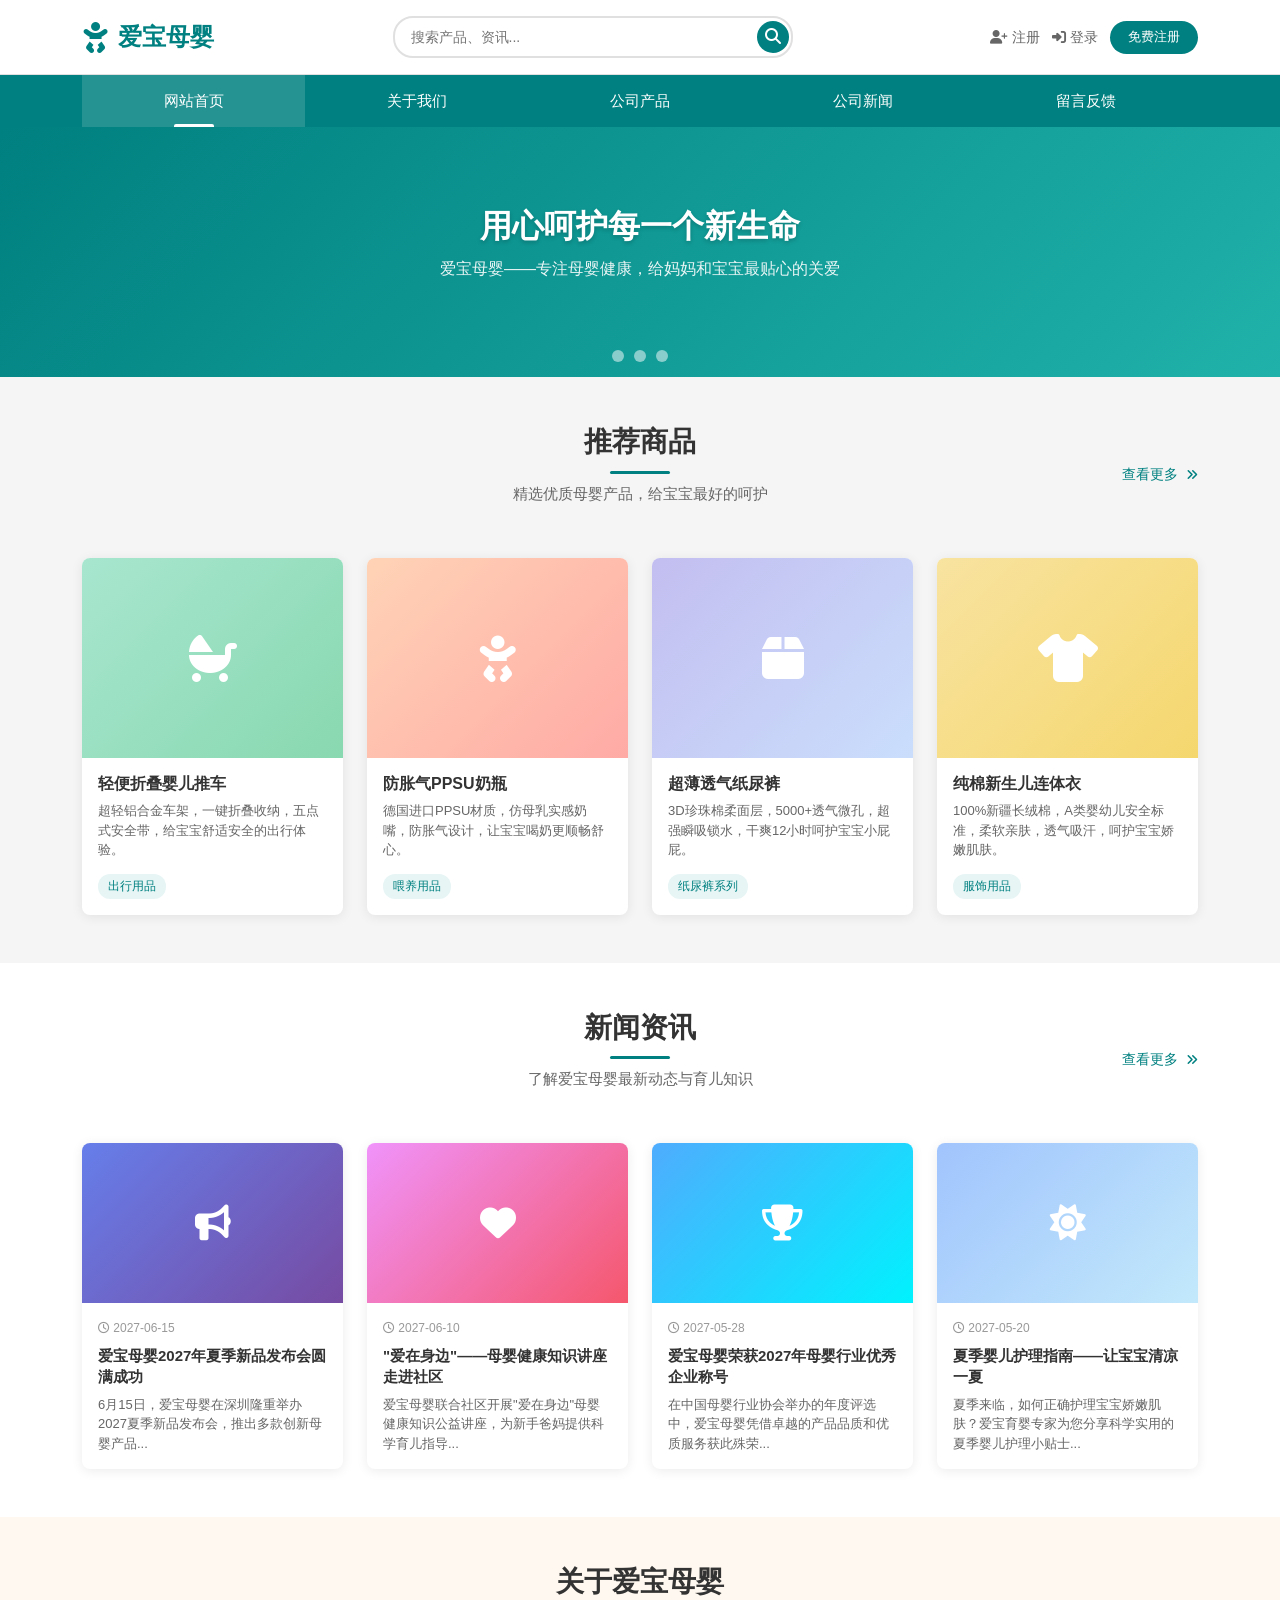
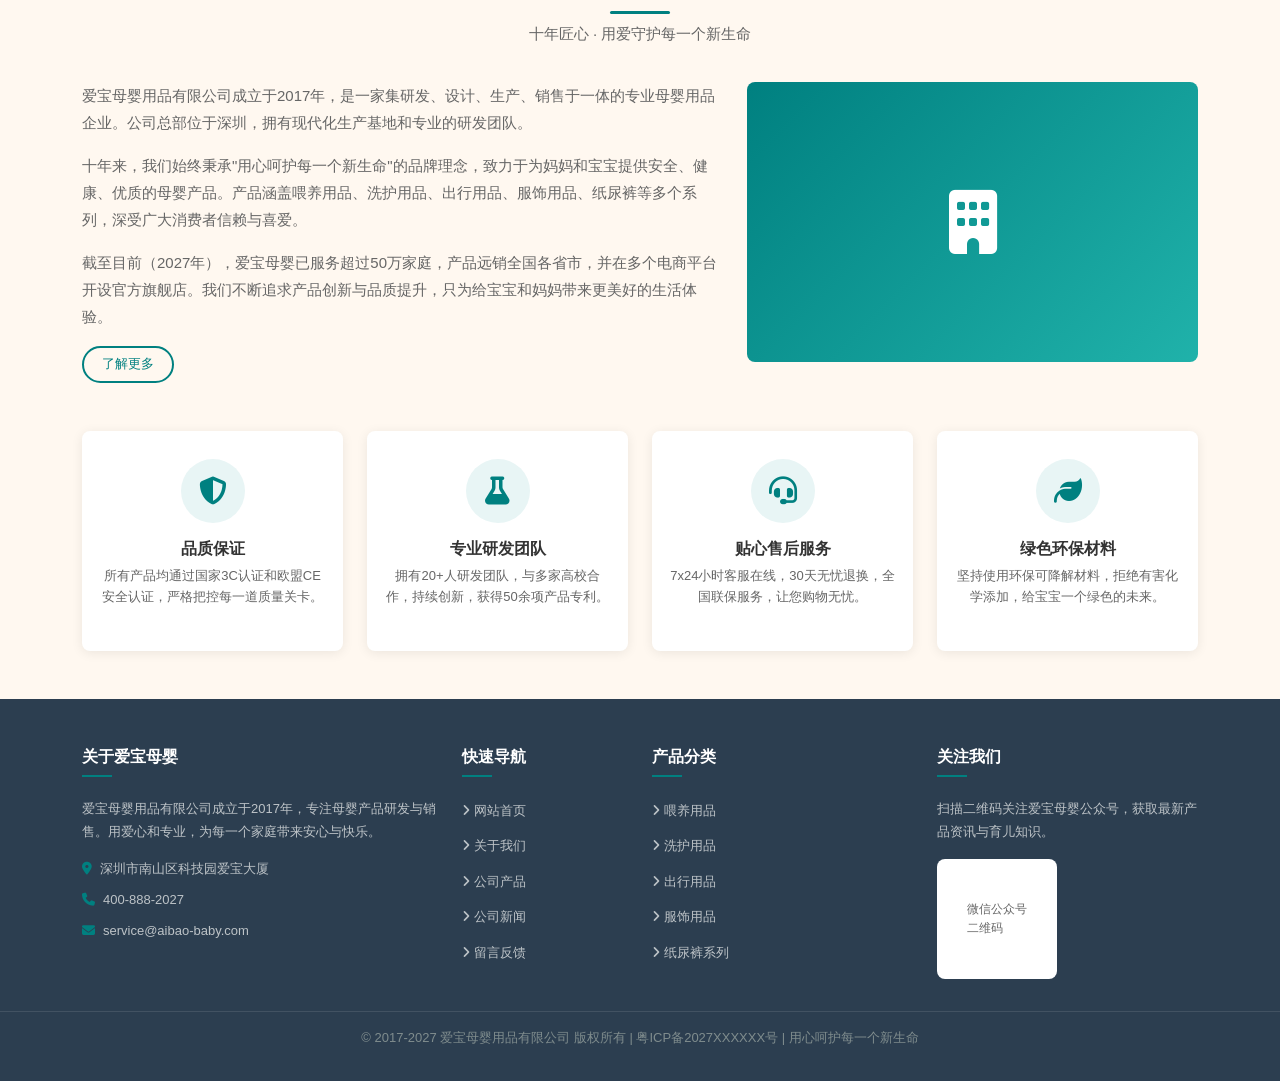
<file: index.html>
<!DOCTYPE html>
<html lang="zh-CN">
<head>
  <meta charset="UTF-8">
  <meta name="viewport" content="width=device-width, initial-scale=1.0">
  <title>爱宝母婴 - 专注母婴健康，用心呵护每一个宝宝</title>
  <meta name="description" content="爱宝母婴用品公司，专注母婴产品研发与销售，提供高品质婴儿推车、奶瓶、纸尿裤、婴儿服饰等产品。">
  <!-- Bootstrap 5 CSS -->
  <link rel="stylesheet" href="https://cdn.jsdelivr.net/npm/bootstrap@5.3.0/dist/css/bootstrap.min.css">
  <!-- Font Awesome 6 -->
  <link rel="stylesheet" href="https://cdnjs.cloudflare.com/ajax/libs/font-awesome/6.4.0/css/all.min.css">
  <!-- 自定义样式 -->
  <link rel="stylesheet" href="css/style.css">
</head>
<body>

  <!-- ====== 头部：第一行 Logo行（无背景） ====== -->
  <header class="header-top">
    <div class="container">
      <div class="row align-items-center py-3">
        <!-- Logo：左侧 -->
        <div class="col-lg-3 col-md-4 col-12">
          <a href="index.html" class="header-logo">
            <i class="fas fa-baby"></i>爱宝母婴
          </a>
        </div>
        <!-- 搜索框：中间 -->
        <div class="col-lg-5 col-md-4 col-12 mt-2 mt-md-0">
          <div class="search-box">
            <input type="text" placeholder="搜索产品、资讯...">
            <button type="submit"><i class="fas fa-search"></i></button>
          </div>
        </div>
        <!-- 注册/登录：右侧 -->
        <div class="col-lg-4 col-md-4 col-12 mt-2 mt-md-0">
          <div class="header-actions">
            <a href="#"><i class="fas fa-user-plus"></i> 注册</a>
            <a href="#"><i class="fas fa-sign-in-alt"></i> 登录</a>
            <a href="#" class="btn-register">免费注册</a>
          </div>
        </div>
      </div>
    </div>
  </header>

  <!-- ====== 头部：第二行 主要菜单（带背景） ====== -->
  <nav class="header-nav">
    <div class="container">
      <ul class="nav-list">
        <li><a href="index.html" class="active">网站首页</a></li>
        <li><a href="about.html">关于我们</a></li>
        <li><a href="products.html">公司产品</a></li>
        <li><a href="news.html">公司新闻</a></li>
        <li><a href="feedback.html">留言反馈</a></li>
      </ul>
    </div>
  </nav>

  <!-- ====== 轮播图（CSS动画，无JS，高度250px） ====== -->
  <section class="carousel-wrapper">
    <div class="carousel-slides">
      <!-- 轮播图 1 -->
      <div class="carousel-slide">
        <div class="carousel-content">
          <h2>用心呵护每一个新生命</h2>
          <p>爱宝母婴——专注母婴健康，给妈妈和宝宝最贴心的关爱</p>
        </div>
      </div>
      <!-- 轮播图 2 -->
      <div class="carousel-slide">
        <div class="carousel-content">
          <h2>2027夏季新品上市</h2>
          <p>全新婴儿推车系列，轻便折叠，安全舒适，带宝宝轻松出行</p>
        </div>
      </div>
      <!-- 轮播图 3 -->
      <div class="carousel-slide">
        <div class="carousel-content">
          <h2>品质保障·值得信赖</h2>
          <p>10年母婴行业经验，服务超过50万家庭，用爱守护宝宝健康成长</p>
        </div>
      </div>
    </div>
    <!-- 轮播指示器 -->
    <div class="carousel-dots">
      <span></span><span></span><span></span>
    </div>
  </section>

  <!-- ====== 推荐商品板块（4个商品） ====== -->
  <section class="py-5" style="background: var(--bg-gray);">
    <div class="container">
      <div class="section-title d-flex justify-content-between align-items-center">
        <div style="flex:1;"></div>
        <div>
          <h2>推荐商品</h2>
          <p>精选优质母婴产品，给宝宝最好的呵护</p>
        </div>
        <div style="flex:1; text-align: right;">
          <a href="products.html" class="more-link">查看更多 <i class="fas fa-angle-double-right"></i></a>
        </div>
      </div>
      <div class="row g-4">
        <!-- 商品1 -->
        <div class="col-lg-3 col-md-6 col-12">
          <div class="product-card">
            <div class="card-img">
              <div class="img-placeholder" style="background: linear-gradient(135deg, #a8e6cf, #88d8b0);">
                <i class="fas fa-baby-carriage"></i>
              </div>
            </div>
            <div class="card-body">
              <h5 class="card-title">轻便折叠婴儿推车</h5>
              <p class="card-text">超轻铝合金车架，一键折叠收纳，五点式安全带，给宝宝舒适安全的出行体验。</p>
              <span class="card-tag">出行用品</span>
            </div>
          </div>
        </div>
        <!-- 商品2 -->
        <div class="col-lg-3 col-md-6 col-12">
          <div class="product-card">
            <div class="card-img">
              <div class="img-placeholder" style="background: linear-gradient(135deg, #ffd3b6, #ffaaa5);">
                <i class="fas fa-baby"></i>
              </div>
            </div>
            <div class="card-body">
              <h5 class="card-title">防胀气PPSU奶瓶</h5>
              <p class="card-text">德国进口PPSU材质，仿母乳实感奶嘴，防胀气设计，让宝宝喝奶更顺畅舒心。</p>
              <span class="card-tag">喂养用品</span>
            </div>
          </div>
        </div>
        <!-- 商品3 -->
        <div class="col-lg-3 col-md-6 col-12">
          <div class="product-card">
            <div class="card-img">
              <div class="img-placeholder" style="background: linear-gradient(135deg, #c3bef0, #cadefc);">
                <i class="fas fa-box"></i>
              </div>
            </div>
            <div class="card-body">
              <h5 class="card-title">超薄透气纸尿裤</h5>
              <p class="card-text">3D珍珠棉柔面层，5000+透气微孔，超强瞬吸锁水，干爽12小时呵护宝宝小屁屁。</p>
              <span class="card-tag">纸尿裤系列</span>
            </div>
          </div>
        </div>
        <!-- 商品4 -->
        <div class="col-lg-3 col-md-6 col-12">
          <div class="product-card">
            <div class="card-img">
              <div class="img-placeholder" style="background: linear-gradient(135deg, #f8e3a0, #f5d76e);">
                <i class="fas fa-tshirt"></i>
              </div>
            </div>
            <div class="card-body">
              <h5 class="card-title">纯棉新生儿连体衣</h5>
              <p class="card-text">100%新疆长绒棉，A类婴幼儿安全标准，柔软亲肤，透气吸汗，呵护宝宝娇嫩肌肤。</p>
              <span class="card-tag">服饰用品</span>
            </div>
          </div>
        </div>
      </div>
    </div>
  </section>

  <!-- ====== 新闻资讯板块（4个新闻） ====== -->
  <section class="py-5" style="background: var(--white);">
    <div class="container">
      <div class="section-title d-flex justify-content-between align-items-center">
        <div style="flex:1;"></div>
        <div>
          <h2>新闻资讯</h2>
          <p>了解爱宝母婴最新动态与育儿知识</p>
        </div>
        <div style="flex:1; text-align: right;">
          <a href="news.html" class="more-link">查看更多 <i class="fas fa-angle-double-right"></i></a>
        </div>
      </div>
      <div class="row g-4">
        <!-- 新闻1 -->
        <div class="col-lg-3 col-md-6 col-12">
          <div class="news-card">
            <div class="card-img">
              <div class="img-placeholder" style="background: linear-gradient(135deg, #667eea, #764ba2);">
                <i class="fas fa-bullhorn"></i>
              </div>
            </div>
            <div class="card-body">
              <div class="card-date"><i class="far fa-clock"></i> 2027-06-15</div>
              <h5 class="card-title">爱宝母婴2027年夏季新品发布会圆满成功</h5>
              <p class="card-text">6月15日，爱宝母婴在深圳隆重举办2027夏季新品发布会，推出多款创新母婴产品...</p>
            </div>
          </div>
        </div>
        <!-- 新闻2 -->
        <div class="col-lg-3 col-md-6 col-12">
          <div class="news-card">
            <div class="card-img">
              <div class="img-placeholder" style="background: linear-gradient(135deg, #f093fb, #f5576c);">
                <i class="fas fa-heart"></i>
              </div>
            </div>
            <div class="card-body">
              <div class="card-date"><i class="far fa-clock"></i> 2027-06-10</div>
              <h5 class="card-title">"爱在身边"——母婴健康知识讲座走进社区</h5>
              <p class="card-text">爱宝母婴联合社区开展"爱在身边"母婴健康知识公益讲座，为新手爸妈提供科学育儿指导...</p>
            </div>
          </div>
        </div>
        <!-- 新闻3 -->
        <div class="col-lg-3 col-md-6 col-12">
          <div class="news-card">
            <div class="card-img">
              <div class="img-placeholder" style="background: linear-gradient(135deg, #4facfe, #00f2fe);">
                <i class="fas fa-trophy"></i>
              </div>
            </div>
            <div class="card-body">
              <div class="card-date"><i class="far fa-clock"></i> 2027-05-28</div>
              <h5 class="card-title">爱宝母婴荣获2027年母婴行业优秀企业称号</h5>
              <p class="card-text">在中国母婴行业协会举办的年度评选中，爱宝母婴凭借卓越的产品品质和优质服务获此殊荣...</p>
            </div>
          </div>
        </div>
        <!-- 新闻4 -->
        <div class="col-lg-3 col-md-6 col-12">
          <div class="news-card">
            <div class="card-img">
              <div class="img-placeholder" style="background: linear-gradient(135deg, #a1c4fd, #c2e9fb);">
                <i class="fas fa-sun"></i>
              </div>
            </div>
            <div class="card-body">
              <div class="card-date"><i class="far fa-clock"></i> 2027-05-20</div>
              <h5 class="card-title">夏季婴儿护理指南——让宝宝清凉一夏</h5>
              <p class="card-text">夏季来临，如何正确护理宝宝娇嫩肌肤？爱宝育婴专家为您分享科学实用的夏季婴儿护理小贴士...</p>
            </div>
          </div>
        </div>
      </div>
    </div>
  </section>

  <!-- ====== 关于我们板块（文字介绍+特色） ====== -->
  <section class="about-section py-5">
    <div class="container">
      <div class="section-title">
        <h2>关于爱宝母婴</h2>
        <p>十年匠心 · 用爱守护每一个新生命</p>
      </div>
      <div class="row mb-5">
        <div class="col-lg-7">
          <p class="about-text">
            爱宝母婴用品有限公司成立于2017年，是一家集研发、设计、生产、销售于一体的专业母婴用品企业。公司总部位于深圳，拥有现代化生产基地和专业的研发团队。
          </p>
          <p class="about-text">
            十年来，我们始终秉承"用心呵护每一个新生命"的品牌理念，致力于为妈妈和宝宝提供安全、健康、优质的母婴产品。产品涵盖喂养用品、洗护用品、出行用品、服饰用品、纸尿裤等多个系列，深受广大消费者信赖与喜爱。
          </p>
          <p class="about-text">
            截至目前（2027年），爱宝母婴已服务超过50万家庭，产品远销全国各省市，并在多个电商平台开设官方旗舰店。我们不断追求产品创新与品质提升，只为给宝宝和妈妈带来更美好的生活体验。
          </p>
          <a href="about.html" class="btn-outline-primary-custom" style="display:inline-block; text-decoration:none;">了解更多</a>
        </div>
        <div class="col-lg-5 mt-4 mt-lg-0">
          <div class="img-placeholder" style="width:100%; height:280px; border-radius:8px; background: linear-gradient(135deg, #008080, #20b2aa);">
            <i class="fas fa-building" style="font-size:64px;"></i>
          </div>
        </div>
      </div>

      <!-- 我们的特色 -->
      <div class="row g-4">
        <div class="col-lg-3 col-md-6 col-12">
          <div class="feature-card">
            <div class="feature-icon"><i class="fas fa-shield-alt"></i></div>
            <h4>品质保证</h4>
            <p>所有产品均通过国家3C认证和欧盟CE安全认证，严格把控每一道质量关卡。</p>
          </div>
        </div>
        <div class="col-lg-3 col-md-6 col-12">
          <div class="feature-card">
            <div class="feature-icon"><i class="fas fa-flask"></i></div>
            <h4>专业研发团队</h4>
            <p>拥有20+人研发团队，与多家高校合作，持续创新，获得50余项产品专利。</p>
          </div>
        </div>
        <div class="col-lg-3 col-md-6 col-12">
          <div class="feature-card">
            <div class="feature-icon"><i class="fas fa-headset"></i></div>
            <h4>贴心售后服务</h4>
            <p>7x24小时客服在线，30天无忧退换，全国联保服务，让您购物无忧。</p>
          </div>
        </div>
        <div class="col-lg-3 col-md-6 col-12">
          <div class="feature-card">
            <div class="feature-icon"><i class="fas fa-leaf"></i></div>
            <h4>绿色环保材料</h4>
            <p>坚持使用环保可降解材料，拒绝有害化学添加，给宝宝一个绿色的未来。</p>
          </div>
        </div>
      </div>
    </div>
  </section>

  <!-- ====== 底部内容（共用） ====== -->
  <footer class="site-footer">
    <div class="footer-top">
      <div class="container">
        <div class="row g-4">
          <!-- 关于爱宝 -->
          <div class="col-lg-4 col-md-6 col-12">
            <div class="footer-col">
              <h5>关于爱宝母婴</h5>
              <p>爱宝母婴用品有限公司成立于2017年，专注母婴产品研发与销售。用爱心和专业，为每一个家庭带来安心与快乐。</p>
              <div class="mt-3">
                <div class="contact-item"><i class="fas fa-map-marker-alt"></i> 深圳市南山区科技园爱宝大厦</div>
                <div class="contact-item"><i class="fas fa-phone"></i> 400-888-2027</div>
                <div class="contact-item"><i class="fas fa-envelope"></i> service@aibao-baby.com</div>
              </div>
            </div>
          </div>
          <!-- 快速导航 -->
          <div class="col-lg-2 col-md-6 col-12">
            <div class="footer-col">
              <h5>快速导航</h5>
              <ul>
                <li><a href="index.html"><i class="fas fa-angle-right"></i> 网站首页</a></li>
                <li><a href="about.html"><i class="fas fa-angle-right"></i> 关于我们</a></li>
                <li><a href="products.html"><i class="fas fa-angle-right"></i> 公司产品</a></li>
                <li><a href="news.html"><i class="fas fa-angle-right"></i> 公司新闻</a></li>
                <li><a href="feedback.html"><i class="fas fa-angle-right"></i> 留言反馈</a></li>
              </ul>
            </div>
          </div>
          <!-- 产品分类 -->
          <div class="col-lg-3 col-md-6 col-12">
            <div class="footer-col">
              <h5>产品分类</h5>
              <ul>
                <li><a href="products.html"><i class="fas fa-angle-right"></i> 喂养用品</a></li>
                <li><a href="products.html"><i class="fas fa-angle-right"></i> 洗护用品</a></li>
                <li><a href="products.html"><i class="fas fa-angle-right"></i> 出行用品</a></li>
                <li><a href="products.html"><i class="fas fa-angle-right"></i> 服饰用品</a></li>
                <li><a href="products.html"><i class="fas fa-angle-right"></i> 纸尿裤系列</a></li>
              </ul>
            </div>
          </div>
          <!-- 关注我们 -->
          <div class="col-lg-3 col-md-6 col-12">
            <div class="footer-col">
              <h5>关注我们</h5>
              <p>扫描二维码关注爱宝母婴公众号，获取最新产品资讯与育儿知识。</p>
              <div class="img-placeholder mt-3" style="width:120px; height:120px; background: var(--white); color: var(--text-mid); border-radius: 8px;">
                <small>微信公众号<br>二维码</small>
              </div>
            </div>
          </div>
        </div>
      </div>
    </div>
    <div class="footer-bottom">
      <div class="container">
        <p>&copy; 2017-2027 爱宝母婴用品有限公司 版权所有 | 粤ICP备2027XXXXXX号 | 用心呵护每一个新生命</p>
      </div>
    </div>
  </footer>

  <!-- Bootstrap JS（仅用于响应式导航等基础功能） -->
  <script src="https://cdn.jsdelivr.net/npm/bootstrap@5.3.0/dist/js/bootstrap.bundle.min.js"></script>
</body>
</html>
</file>
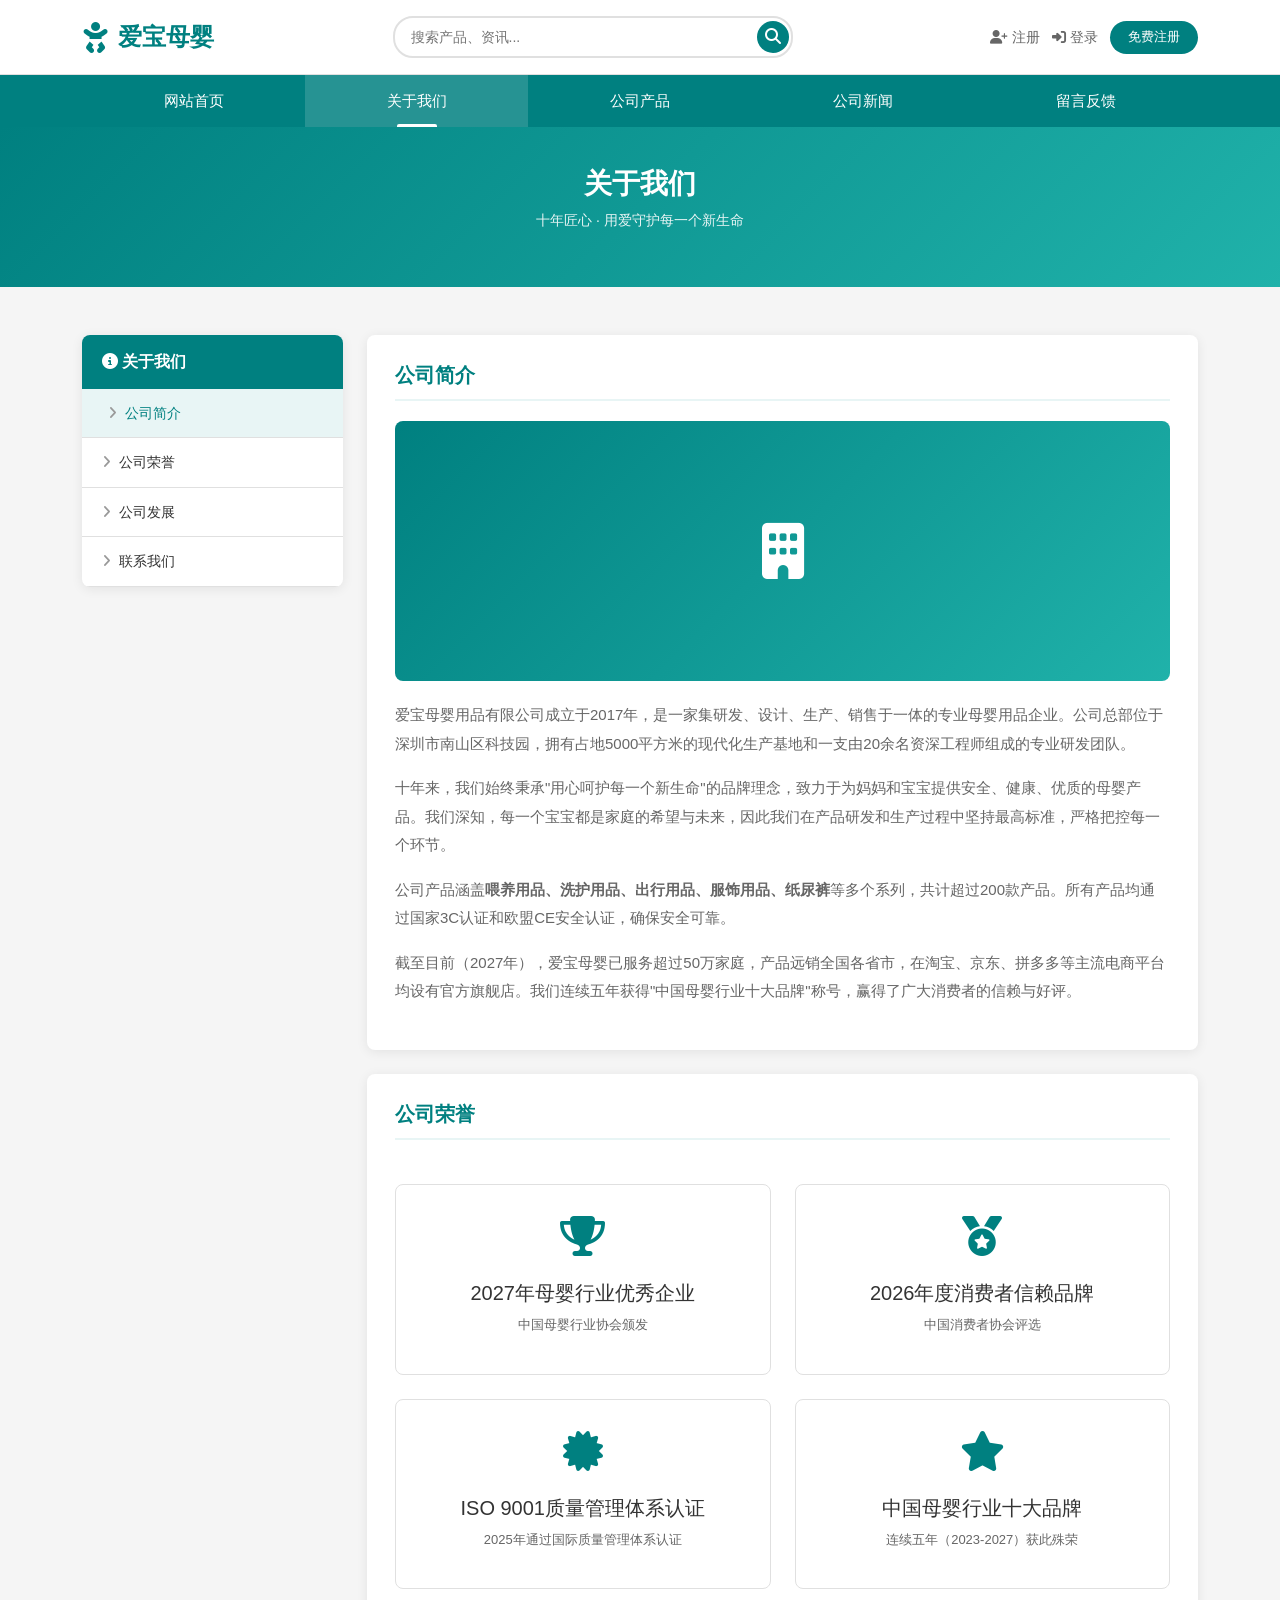
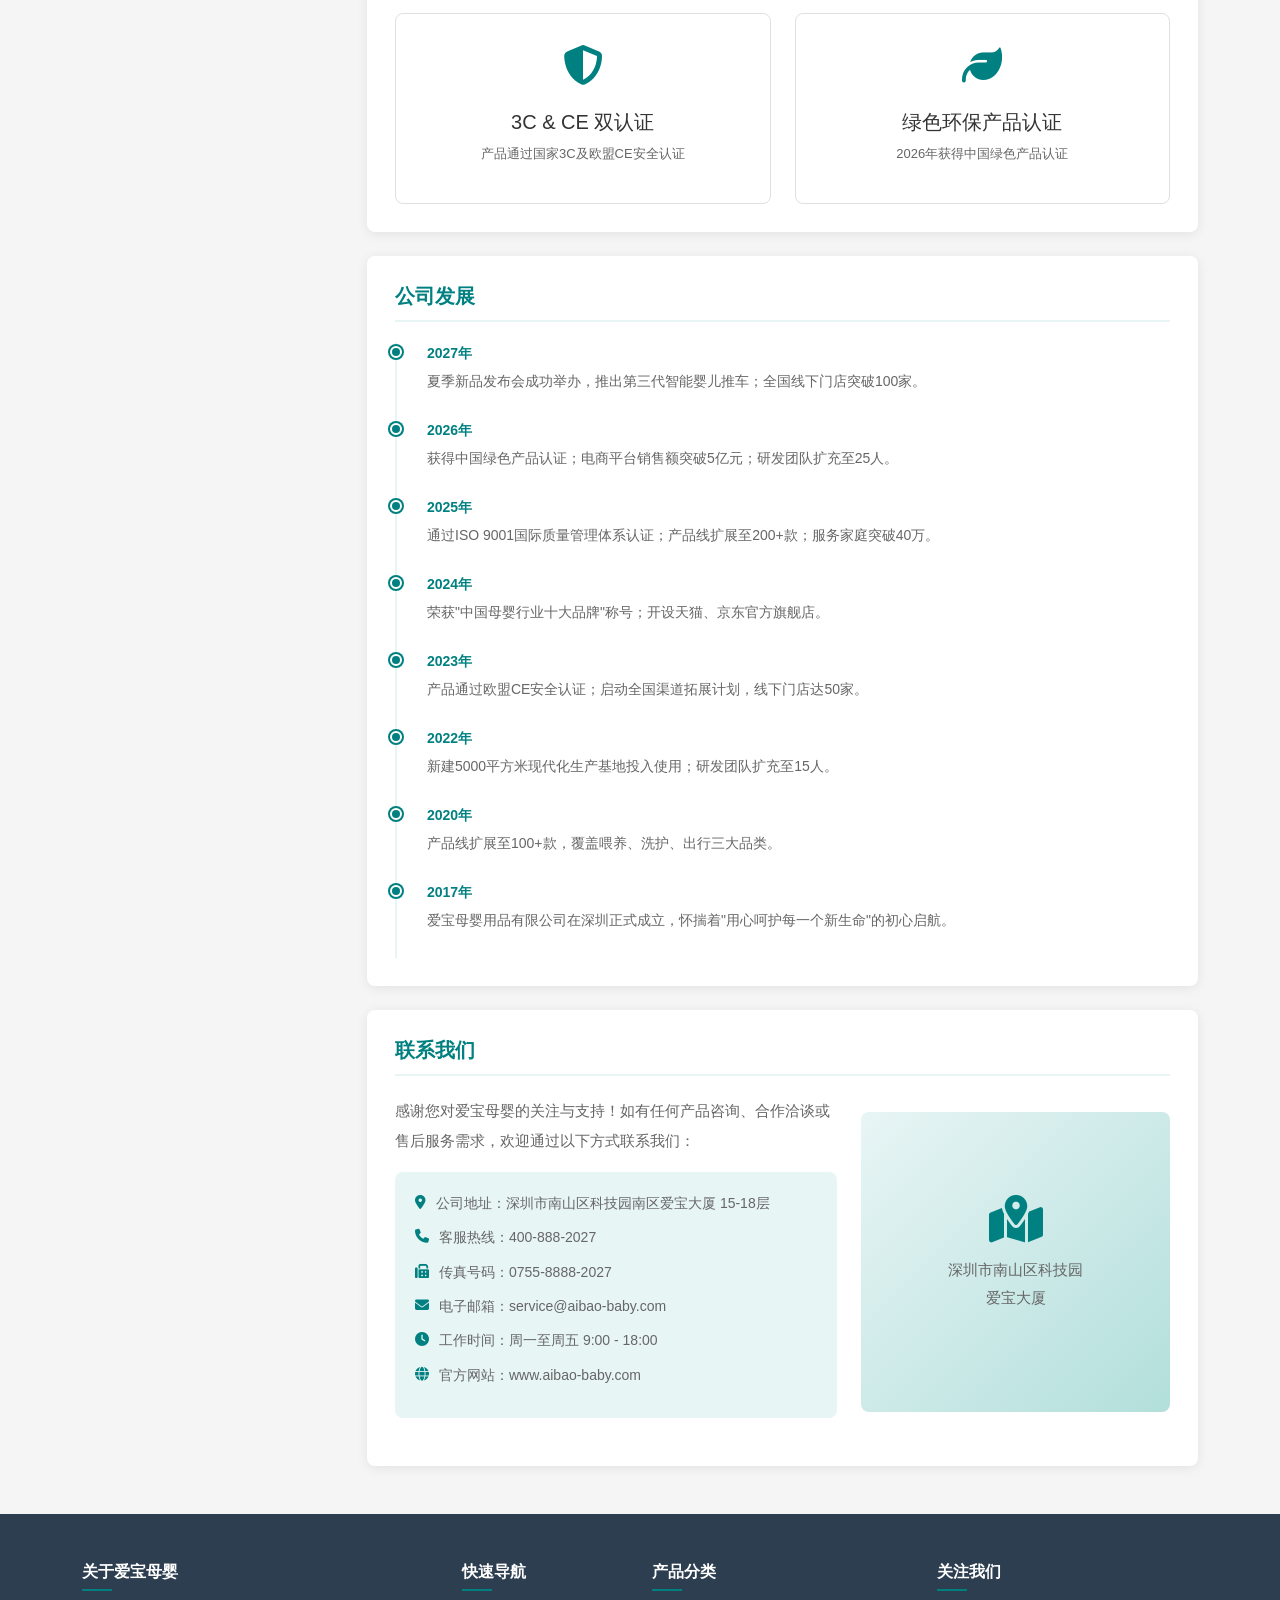
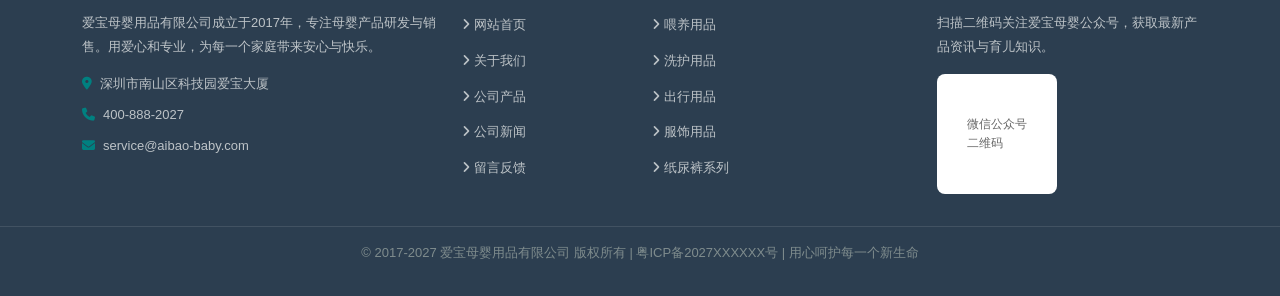
<file: about.html>
<!DOCTYPE html>
<html lang="zh-CN">
<head>
  <meta charset="UTF-8">
  <meta name="viewport" content="width=device-width, initial-scale=1.0">
  <title>关于我们 - 爱宝母婴</title>
  <link rel="stylesheet" href="https://cdn.jsdelivr.net/npm/bootstrap@5.3.0/dist/css/bootstrap.min.css">
  <link rel="stylesheet" href="https://cdnjs.cloudflare.com/ajax/libs/font-awesome/6.4.0/css/all.min.css">
  <link rel="stylesheet" href="css/style.css">
</head>
<body>

  <!-- 头部第一行：Logo行（无背景） -->
  <header class="header-top">
    <div class="container">
      <div class="row align-items-center py-3">
        <div class="col-lg-3 col-md-4 col-12">
          <a href="index.html" class="header-logo"><i class="fas fa-baby"></i>爱宝母婴</a>
        </div>
        <div class="col-lg-5 col-md-4 col-12 mt-2 mt-md-0">
          <div class="search-box">
            <input type="text" placeholder="搜索产品、资讯...">
            <button type="submit"><i class="fas fa-search"></i></button>
          </div>
        </div>
        <div class="col-lg-4 col-md-4 col-12 mt-2 mt-md-0">
          <div class="header-actions">
            <a href="#"><i class="fas fa-user-plus"></i> 注册</a>
            <a href="#"><i class="fas fa-sign-in-alt"></i> 登录</a>
            <a href="#" class="btn-register">免费注册</a>
          </div>
        </div>
      </div>
    </div>
  </header>

  <!-- 头部第二行：主要菜单 -->
  <nav class="header-nav">
    <div class="container">
      <ul class="nav-list">
        <li><a href="index.html">网站首页</a></li>
        <li><a href="about.html" class="active">关于我们</a></li>
        <li><a href="products.html">公司产品</a></li>
        <li><a href="news.html">公司新闻</a></li>
        <li><a href="feedback.html">留言反馈</a></li>
      </ul>
    </div>
  </nav>

  <!-- 页面横幅 -->
  <section class="page-banner">
    <div class="container"><h1>关于我们</h1><p>十年匠心 · 用爱守护每一个新生命</p></div>
  </section>

  <!-- 左侧类目 + 右侧内容 -->
  <section class="py-5" style="background: var(--bg-gray);">
    <div class="container">
      <div class="row">
        <!-- 左侧类目：公司简介、公司荣誉、公司发展、联系我们 -->
        <div class="col-lg-3 col-md-4 mb-4 mb-md-0">
          <div class="sidebar-menu">
            <div class="menu-title"><i class="fas fa-info-circle"></i> 关于我们</div>
            <ul>
              <li><a href="about.html#intro" class="active">公司简介</a></li>
              <li><a href="about.html#honor">公司荣誉</a></li>
              <li><a href="about.html#history">公司发展</a></li>
              <li><a href="about.html#contact">联系我们</a></li>
            </ul>
          </div>
        </div>
        <!-- 右侧内容 -->
        <div class="col-lg-9 col-md-8">
          <!-- 公司简介 -->
          <div id="intro" class="content-area">
            <h3>公司简介</h3>
            <div class="img-placeholder" style="width:100%; height:260px; background: linear-gradient(135deg, #008080, #20b2aa); border-radius:8px; margin-bottom:20px;">
              <i class="fas fa-building" style="font-size:56px;"></i>
            </div>
            <p>爱宝母婴用品有限公司成立于2017年，是一家集研发、设计、生产、销售于一体的专业母婴用品企业。公司总部位于深圳市南山区科技园，拥有占地5000平方米的现代化生产基地和一支由20余名资深工程师组成的专业研发团队。</p>
            <p>十年来，我们始终秉承"用心呵护每一个新生命"的品牌理念，致力于为妈妈和宝宝提供安全、健康、优质的母婴产品。我们深知，每一个宝宝都是家庭的希望与未来，因此我们在产品研发和生产过程中坚持最高标准，严格把控每一个环节。</p>
            <p>公司产品涵盖<strong>喂养用品、洗护用品、出行用品、服饰用品、纸尿裤</strong>等多个系列，共计超过200款产品。所有产品均通过国家3C认证和欧盟CE安全认证，确保安全可靠。</p>
            <p>截至目前（2027年），爱宝母婴已服务超过50万家庭，产品远销全国各省市，在淘宝、京东、拼多多等主流电商平台均设有官方旗舰店。我们连续五年获得"中国母婴行业十大品牌"称号，赢得了广大消费者的信赖与好评。</p>
          </div>
          <!-- 公司荣誉 -->
          <div id="honor" class="content-area mt-4">
            <h3>公司荣誉</h3>
            <div class="row g-4 mt-3">
              <div class="col-md-6"><div class="honor-card"><div class="honor-icon"><i class="fas fa-trophy"></i></div><h5>2027年母婴行业优秀企业</h5><p style="font-size:13px;color:var(--text-mid);">中国母婴行业协会颁发</p></div></div>
              <div class="col-md-6"><div class="honor-card"><div class="honor-icon"><i class="fas fa-medal"></i></div><h5>2026年度消费者信赖品牌</h5><p style="font-size:13px;color:var(--text-mid);">中国消费者协会评选</p></div></div>
              <div class="col-md-6"><div class="honor-card"><div class="honor-icon"><i class="fas fa-certificate"></i></div><h5>ISO 9001质量管理体系认证</h5><p style="font-size:13px;color:var(--text-mid);">2025年通过国际质量管理体系认证</p></div></div>
              <div class="col-md-6"><div class="honor-card"><div class="honor-icon"><i class="fas fa-star"></i></div><h5>中国母婴行业十大品牌</h5><p style="font-size:13px;color:var(--text-mid);">连续五年（2023-2027）获此殊荣</p></div></div>
              <div class="col-md-6"><div class="honor-card"><div class="honor-icon"><i class="fas fa-shield-alt"></i></div><h5>3C & CE 双认证</h5><p style="font-size:13px;color:var(--text-mid);">产品通过国家3C及欧盟CE安全认证</p></div></div>
              <div class="col-md-6"><div class="honor-card"><div class="honor-icon"><i class="fas fa-leaf"></i></div><h5>绿色环保产品认证</h5><p style="font-size:13px;color:var(--text-mid);">2026年获得中国绿色产品认证</p></div></div>
            </div>
          </div>
          <!-- 公司发展 -->
          <div id="history" class="content-area mt-4">
            <h3>公司发展</h3>
            <div class="mt-3">
              <div class="timeline-item"><div class="time-label">2027年</div><p>夏季新品发布会成功举办，推出第三代智能婴儿推车；全国线下门店突破100家。</p></div>
              <div class="timeline-item"><div class="time-label">2026年</div><p>获得中国绿色产品认证；电商平台销售额突破5亿元；研发团队扩充至25人。</p></div>
              <div class="timeline-item"><div class="time-label">2025年</div><p>通过ISO 9001国际质量管理体系认证；产品线扩展至200+款；服务家庭突破40万。</p></div>
              <div class="timeline-item"><div class="time-label">2024年</div><p>荣获"中国母婴行业十大品牌"称号；开设天猫、京东官方旗舰店。</p></div>
              <div class="timeline-item"><div class="time-label">2023年</div><p>产品通过欧盟CE安全认证；启动全国渠道拓展计划，线下门店达50家。</p></div>
              <div class="timeline-item"><div class="time-label">2022年</div><p>新建5000平方米现代化生产基地投入使用；研发团队扩充至15人。</p></div>
              <div class="timeline-item"><div class="time-label">2020年</div><p>产品线扩展至100+款，覆盖喂养、洗护、出行三大品类。</p></div>
              <div class="timeline-item"><div class="time-label">2017年</div><p>爱宝母婴用品有限公司在深圳正式成立，怀揣着"用心呵护每一个新生命"的初心启航。</p></div>
            </div>
          </div>
          <!-- 联系我们 -->
          <div id="contact" class="content-area mt-4">
            <h3>联系我们</h3>
            <div class="row mt-3">
              <div class="col-md-7">
                <p style="font-size:15px; line-height:2;">感谢您对爱宝母婴的关注与支持！如有任何产品咨询、合作洽谈或售后服务需求，欢迎通过以下方式联系我们：</p>
                <div class="contact-info-card">
                  <div class="info-item"><i class="fas fa-map-marker-alt"></i> 公司地址：深圳市南山区科技园南区爱宝大厦 15-18层</div>
                  <div class="info-item"><i class="fas fa-phone"></i> 客服热线：400-888-2027</div>
                  <div class="info-item"><i class="fas fa-fax"></i> 传真号码：0755-8888-2027</div>
                  <div class="info-item"><i class="fas fa-envelope"></i> 电子邮箱：service@aibao-baby.com</div>
                  <div class="info-item"><i class="fas fa-clock"></i> 工作时间：周一至周五 9:00 - 18:00</div>
                  <div class="info-item"><i class="fas fa-globe"></i> 官方网站：www.aibao-baby.com</div>
                </div>
              </div>
              <div class="col-md-5 mt-3 mt-md-0">
                <div class="img-placeholder" style="width:100%; height:300px; background: linear-gradient(135deg, #e8f5f5, #b2dfdb); color: var(--primary); border-radius:8px;">
                  <div style="text-align:center;"><i class="fas fa-map-marked-alt" style="font-size:48px;"></i><p style="margin-top:12px;">深圳市南山区科技园<br>爱宝大厦</p></div>
                </div>
              </div>
            </div>
          </div>
        </div>
      </div>
    </div>
  </section>

  <!-- 底部（共用） -->
  <footer class="site-footer">
    <div class="footer-top">
      <div class="container">
        <div class="row g-4">
          <div class="col-lg-4 col-md-6 col-12"><div class="footer-col"><h5>关于爱宝母婴</h5><p>爱宝母婴用品有限公司成立于2017年，专注母婴产品研发与销售。用爱心和专业，为每一个家庭带来安心与快乐。</p><div class="mt-3"><div class="contact-item"><i class="fas fa-map-marker-alt"></i> 深圳市南山区科技园爱宝大厦</div><div class="contact-item"><i class="fas fa-phone"></i> 400-888-2027</div><div class="contact-item"><i class="fas fa-envelope"></i> service@aibao-baby.com</div></div></div></div>
          <div class="col-lg-2 col-md-6 col-12"><div class="footer-col"><h5>快速导航</h5><ul><li><a href="index.html"><i class="fas fa-angle-right"></i> 网站首页</a></li><li><a href="about.html"><i class="fas fa-angle-right"></i> 关于我们</a></li><li><a href="products.html"><i class="fas fa-angle-right"></i> 公司产品</a></li><li><a href="news.html"><i class="fas fa-angle-right"></i> 公司新闻</a></li><li><a href="feedback.html"><i class="fas fa-angle-right"></i> 留言反馈</a></li></ul></div></div>
          <div class="col-lg-3 col-md-6 col-12"><div class="footer-col"><h5>产品分类</h5><ul><li><a href="products.html"><i class="fas fa-angle-right"></i> 喂养用品</a></li><li><a href="products.html"><i class="fas fa-angle-right"></i> 洗护用品</a></li><li><a href="products.html"><i class="fas fa-angle-right"></i> 出行用品</a></li><li><a href="products.html"><i class="fas fa-angle-right"></i> 服饰用品</a></li><li><a href="products.html"><i class="fas fa-angle-right"></i> 纸尿裤系列</a></li></ul></div></div>
          <div class="col-lg-3 col-md-6 col-12"><div class="footer-col"><h5>关注我们</h5><p>扫描二维码关注爱宝母婴公众号，获取最新产品资讯与育儿知识。</p><div class="img-placeholder mt-3" style="width:120px;height:120px;background:var(--white);color:var(--text-mid);border-radius:8px;"><small>微信公众号<br>二维码</small></div></div></div>
        </div>
      </div>
    </div>
    <div class="footer-bottom"><div class="container"><p>&copy; 2017-2027 爱宝母婴用品有限公司 版权所有 | 粤ICP备2027XXXXXX号 | 用心呵护每一个新生命</p></div></div>
  </footer>

  <script src="https://cdn.jsdelivr.net/npm/bootstrap@5.3.0/dist/js/bootstrap.bundle.min.js"></script>
</body>
</html>
</file>
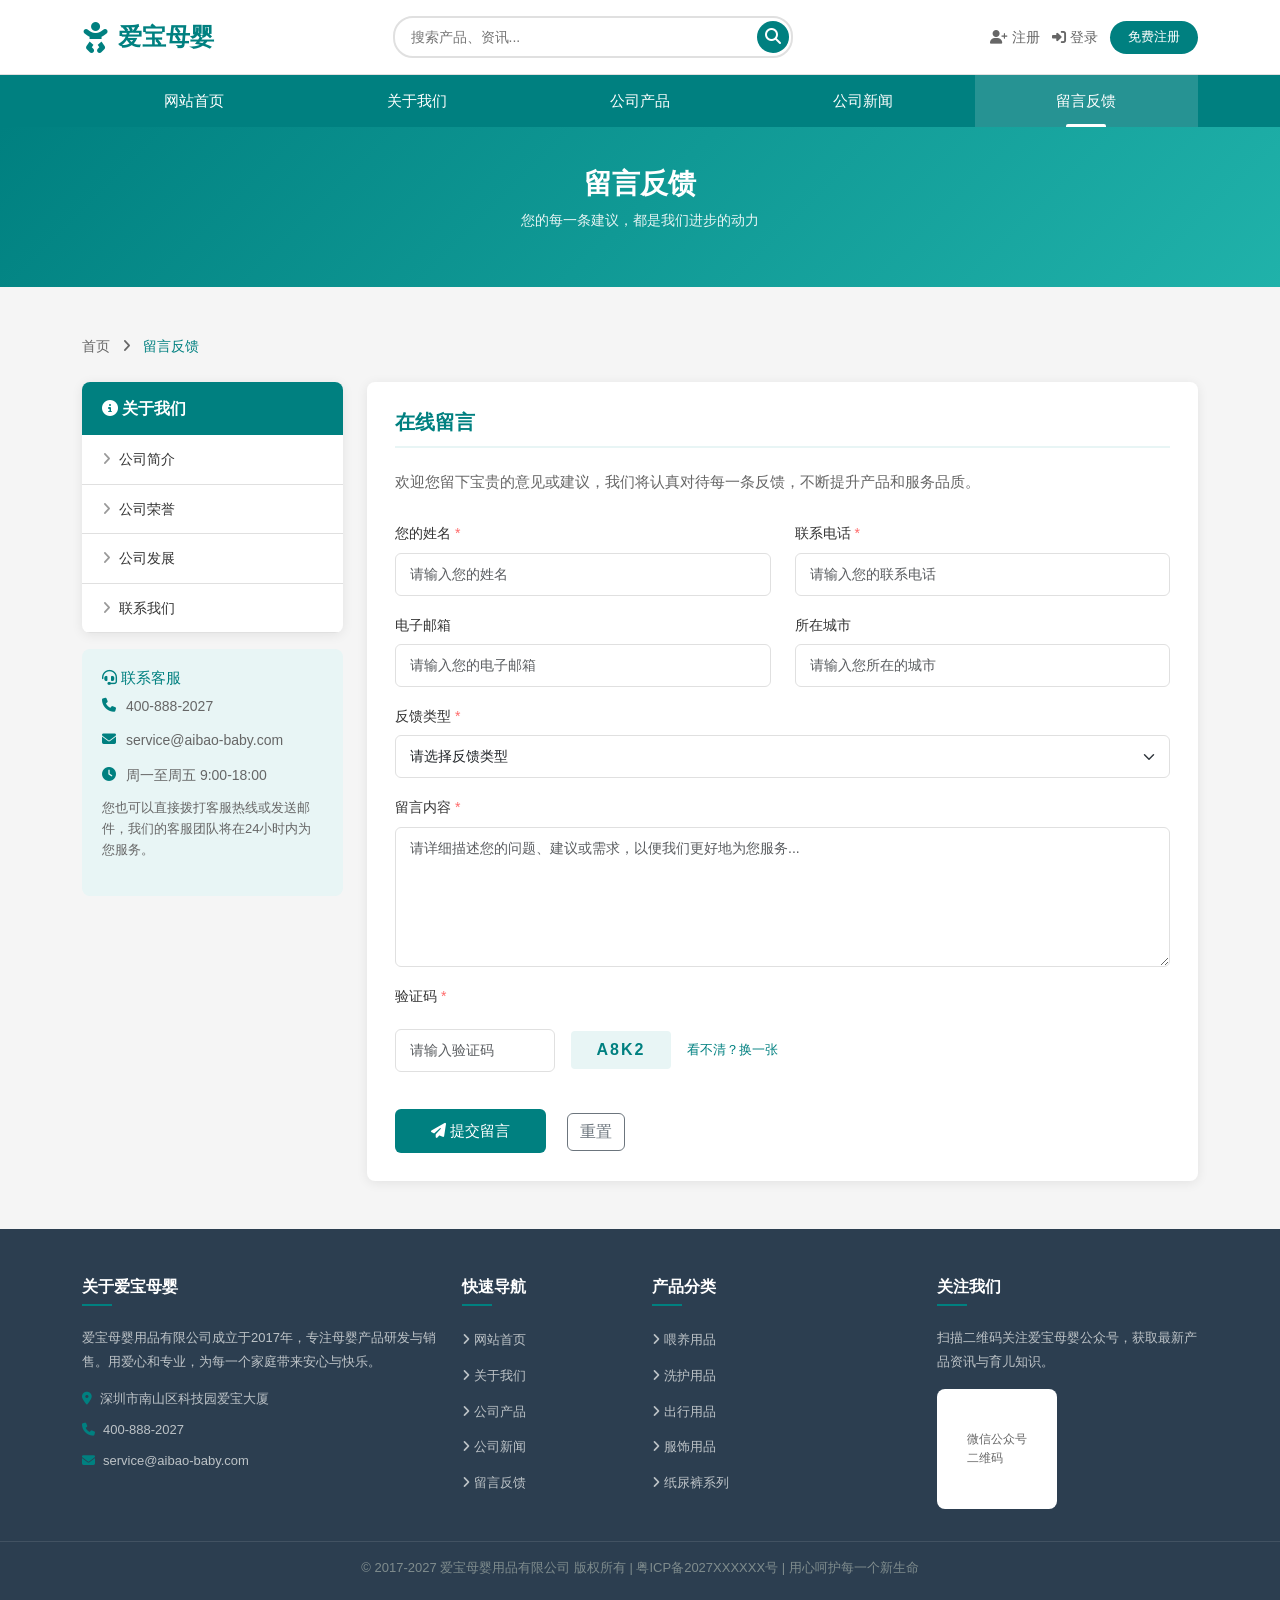
<file: feedback.html>
<!DOCTYPE html>
<html lang="zh-CN">
<head>
  <meta charset="UTF-8">
  <meta name="viewport" content="width=device-width, initial-scale=1.0">
  <title>留言反馈 - 爱宝母婴</title>
  <link rel="stylesheet" href="https://cdn.jsdelivr.net/npm/bootstrap@5.3.0/dist/css/bootstrap.min.css">
  <link rel="stylesheet" href="https://cdnjs.cloudflare.com/ajax/libs/font-awesome/6.4.0/css/all.min.css">
  <link rel="stylesheet" href="css/style.css">
</head>
<body>

  <!-- 头部第一行 -->
  <header class="header-top">
    <div class="container">
      <div class="row align-items-center py-3">
        <div class="col-lg-3 col-md-4 col-12"><a href="index.html" class="header-logo"><i class="fas fa-baby"></i>爱宝母婴</a></div>
        <div class="col-lg-5 col-md-4 col-12 mt-2 mt-md-0"><div class="search-box"><input type="text" placeholder="搜索产品、资讯..."><button type="submit"><i class="fas fa-search"></i></button></div></div>
        <div class="col-lg-4 col-md-4 col-12 mt-2 mt-md-0"><div class="header-actions"><a href="#"><i class="fas fa-user-plus"></i> 注册</a><a href="#"><i class="fas fa-sign-in-alt"></i> 登录</a><a href="#" class="btn-register">免费注册</a></div></div>
      </div>
    </div>
  </header>

  <!-- 头部第二行 -->
  <nav class="header-nav">
    <div class="container">
      <ul class="nav-list">
        <li><a href="index.html">网站首页</a></li>
        <li><a href="about.html">关于我们</a></li>
        <li><a href="products.html">公司产品</a></li>
        <li><a href="news.html">公司新闻</a></li>
        <li><a href="feedback.html" class="active">留言反馈</a></li>
      </ul>
    </div>
  </nav>

  <!-- 页面横幅 -->
  <section class="page-banner">
    <div class="container"><h1>留言反馈</h1><p>您的每一条建议，都是我们进步的动力</p></div>
  </section>

  <!-- 留言反馈：左侧关于我们类目 + 右侧留言表单 -->
  <section class="py-5" style="background: var(--bg-gray);">
    <div class="container">
      <div class="breadcrumb-nav mb-4"><a href="index.html">首页</a> <i class="fas fa-angle-right mx-2"></i> <span>留言反馈</span></div>
      <div class="row">
        <!-- 左侧：关于我们类目，点击返回关于我们页面 -->
        <div class="col-lg-3 col-md-4 mb-4 mb-md-0">
          <div class="sidebar-menu">
            <div class="menu-title"><i class="fas fa-info-circle"></i> 关于我们</div>
            <ul>
              <li><a href="about.html#intro">公司简介</a></li>
              <li><a href="about.html#honor">公司荣誉</a></li>
              <li><a href="about.html#history">公司发展</a></li>
              <li><a href="about.html#contact">联系我们</a></li>
            </ul>
          </div>
          <!-- 联系信息卡片 -->
          <div class="contact-info-card mt-3">
            <h5 style="color:var(--primary);font-size:15px;"><i class="fas fa-headset"></i> 联系客服</h5>
            <div class="info-item"><i class="fas fa-phone"></i> 400-888-2027</div>
            <div class="info-item"><i class="fas fa-envelope"></i> service@aibao-baby.com</div>
            <div class="info-item"><i class="fas fa-clock"></i> 周一至周五 9:00-18:00</div>
            <p style="font-size:13px;color:var(--text-mid);margin-top:8px;">您也可以直接拨打客服热线或发送邮件，我们的客服团队将在24小时内为您服务。</p>
          </div>
        </div>

        <!-- 右侧：留言反馈表单 -->
        <div class="col-lg-9 col-md-8">
          <div class="content-area">
            <h3>在线留言</h3>
            <p style="color:var(--text-mid);margin-bottom:24px;">欢迎您留下宝贵的意见或建议，我们将认真对待每一条反馈，不断提升产品和服务品质。</p>

            <form class="feedback-form">
              <div class="row">
                <div class="col-md-6 mb-3">
                  <label class="form-label">您的姓名 <span style="color:var(--accent);">*</span></label>
                  <input type="text" class="form-control" placeholder="请输入您的姓名" required>
                </div>
                <div class="col-md-6 mb-3">
                  <label class="form-label">联系电话 <span style="color:var(--accent);">*</span></label>
                  <input type="tel" class="form-control" placeholder="请输入您的联系电话" required>
                </div>
              </div>
              <div class="row">
                <div class="col-md-6 mb-3">
                  <label class="form-label">电子邮箱</label>
                  <input type="email" class="form-control" placeholder="请输入您的电子邮箱">
                </div>
                <div class="col-md-6 mb-3">
                  <label class="form-label">所在城市</label>
                  <input type="text" class="form-control" placeholder="请输入您所在的城市">
                </div>
              </div>
              <div class="mb-3">
                <label class="form-label">反馈类型 <span style="color:var(--accent);">*</span></label>
                <select class="form-select" required>
                  <option value="">请选择反馈类型</option>
                  <option value="suggestion">产品建议</option>
                  <option value="complaint">投诉建议</option>
                  <option value="cooperation">商务合作</option>
                  <option value="after-sale">售后服务</option>
                  <option value="other">其他</option>
                </select>
              </div>
              <div class="mb-3">
                <label class="form-label">留言内容 <span style="color:var(--accent);">*</span></label>
                <textarea class="form-control" placeholder="请详细描述您的问题、建议或需求，以便我们更好地为您服务..." required></textarea>
              </div>
              <div class="mb-3">
                <label class="form-label">验证码 <span style="color:var(--accent);">*</span></label>
                <div class="d-flex gap-3 align-items-center">
                  <input type="text" class="form-control" placeholder="请输入验证码" style="max-width:160px;" required>
                  <div class="img-placeholder" style="width:100px;height:38px;background:var(--primary-light);color:var(--primary);border-radius:4px;font-size:16px;font-weight:bold;letter-spacing:2px;">A8K2</div>
                  <a href="#" style="font-size:13px;white-space:nowrap;">看不清？换一张</a>
                </div>
              </div>
              <div class="mt-4">
                <button type="submit" class="btn-submit"><i class="fas fa-paper-plane"></i> 提交留言</button>
                <button type="reset" class="btn btn-outline-secondary ms-3" style="border-radius:6px;">重置</button>
              </div>
            </form>
          </div>
        </div>
      </div>
    </div>
  </section>

  <!-- 底部（共用） -->
  <footer class="site-footer">
    <div class="footer-top"><div class="container"><div class="row g-4">
      <div class="col-lg-4 col-md-6 col-12"><div class="footer-col"><h5>关于爱宝母婴</h5><p>爱宝母婴用品有限公司成立于2017年，专注母婴产品研发与销售。用爱心和专业，为每一个家庭带来安心与快乐。</p><div class="mt-3"><div class="contact-item"><i class="fas fa-map-marker-alt"></i> 深圳市南山区科技园爱宝大厦</div><div class="contact-item"><i class="fas fa-phone"></i> 400-888-2027</div><div class="contact-item"><i class="fas fa-envelope"></i> service@aibao-baby.com</div></div></div></div>
      <div class="col-lg-2 col-md-6 col-12"><div class="footer-col"><h5>快速导航</h5><ul><li><a href="index.html"><i class="fas fa-angle-right"></i> 网站首页</a></li><li><a href="about.html"><i class="fas fa-angle-right"></i> 关于我们</a></li><li><a href="products.html"><i class="fas fa-angle-right"></i> 公司产品</a></li><li><a href="news.html"><i class="fas fa-angle-right"></i> 公司新闻</a></li><li><a href="feedback.html"><i class="fas fa-angle-right"></i> 留言反馈</a></li></ul></div></div>
      <div class="col-lg-3 col-md-6 col-12"><div class="footer-col"><h5>产品分类</h5><ul><li><a href="products.html"><i class="fas fa-angle-right"></i> 喂养用品</a></li><li><a href="products.html"><i class="fas fa-angle-right"></i> 洗护用品</a></li><li><a href="products.html"><i class="fas fa-angle-right"></i> 出行用品</a></li><li><a href="products.html"><i class="fas fa-angle-right"></i> 服饰用品</a></li><li><a href="products.html"><i class="fas fa-angle-right"></i> 纸尿裤系列</a></li></ul></div></div>
      <div class="col-lg-3 col-md-6 col-12"><div class="footer-col"><h5>关注我们</h5><p>扫描二维码关注爱宝母婴公众号，获取最新产品资讯与育儿知识。</p><div class="img-placeholder mt-3" style="width:120px;height:120px;background:var(--white);color:var(--text-mid);border-radius:8px;"><small>微信公众号<br>二维码</small></div></div></div>
    </div></div></div>
    <div class="footer-bottom"><div class="container"><p>&copy; 2017-2027 爱宝母婴用品有限公司 版权所有 | 粤ICP备2027XXXXXX号 | 用心呵护每一个新生命</p></div></div>
  </footer>

  <script src="https://cdn.jsdelivr.net/npm/bootstrap@5.3.0/dist/js/bootstrap.bundle.min.js"></script>
</body>
</html>
</file>
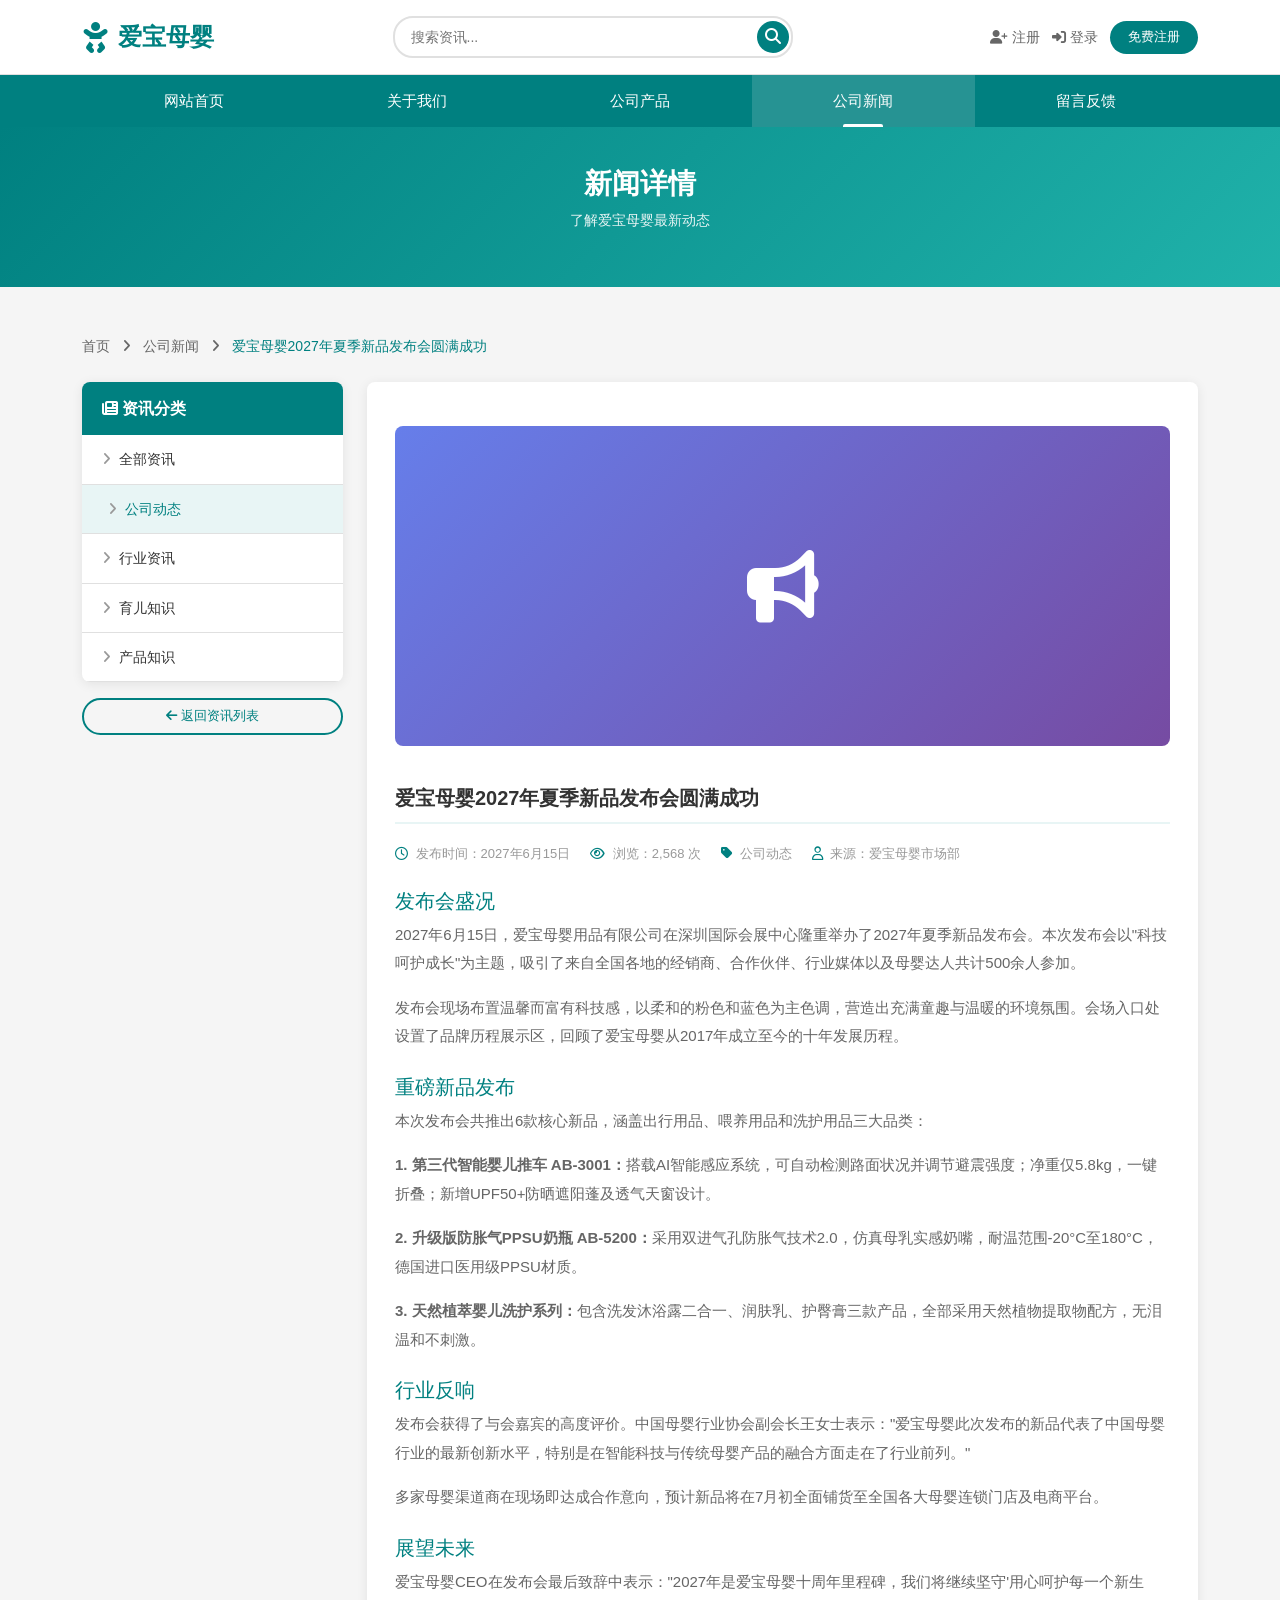
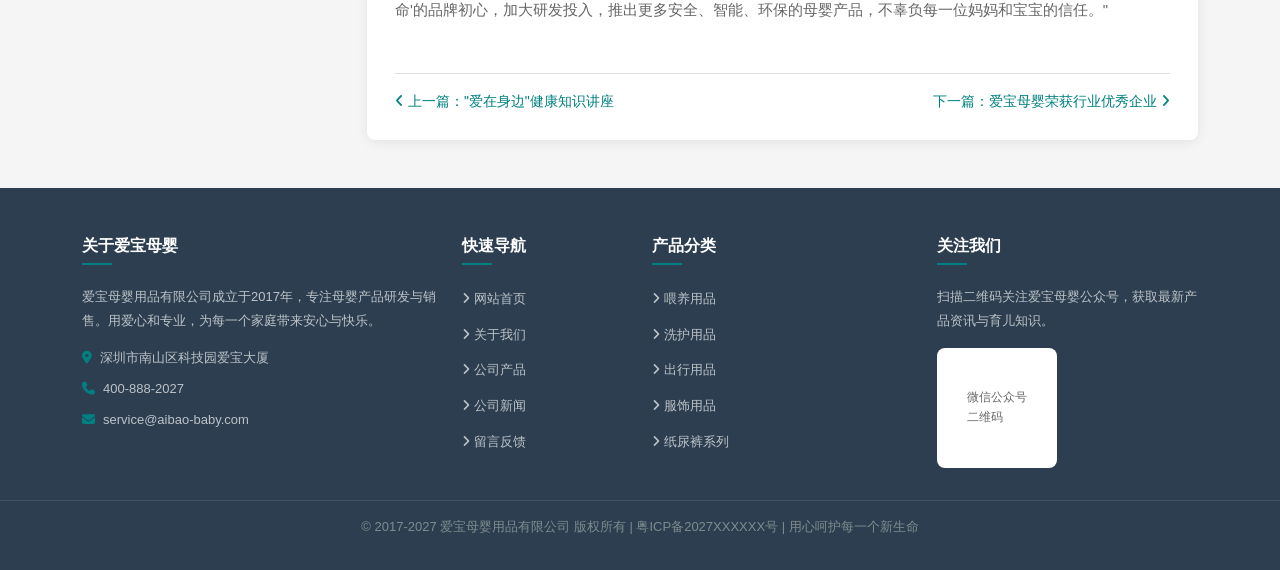
<file: news-detail.html>
<!DOCTYPE html>
<html lang="zh-CN">
<head>
  <meta charset="UTF-8">
  <meta name="viewport" content="width=device-width, initial-scale=1.0">
  <title>爱宝母婴2027年夏季新品发布会圆满成功 - 新闻详情 - 爱宝母婴</title>
  <link rel="stylesheet" href="https://cdn.jsdelivr.net/npm/bootstrap@5.3.0/dist/css/bootstrap.min.css">
  <link rel="stylesheet" href="https://cdnjs.cloudflare.com/ajax/libs/font-awesome/6.4.0/css/all.min.css">
  <link rel="stylesheet" href="css/style.css">
</head>
<body>

  <!-- 头部第一行 -->
  <header class="header-top">
    <div class="container">
      <div class="row align-items-center py-3">
        <div class="col-lg-3 col-md-4 col-12"><a href="index.html" class="header-logo"><i class="fas fa-baby"></i>爱宝母婴</a></div>
        <div class="col-lg-5 col-md-4 col-12 mt-2 mt-md-0"><div class="search-box"><input type="text" placeholder="搜索资讯..."><button type="submit"><i class="fas fa-search"></i></button></div></div>
        <div class="col-lg-4 col-md-4 col-12 mt-2 mt-md-0"><div class="header-actions"><a href="#"><i class="fas fa-user-plus"></i> 注册</a><a href="#"><i class="fas fa-sign-in-alt"></i> 登录</a><a href="#" class="btn-register">免费注册</a></div></div>
      </div>
    </div>
  </header>

  <!-- 头部第二行：新闻列表选中 -->
  <nav class="header-nav">
    <div class="container">
      <ul class="nav-list">
        <li><a href="index.html">网站首页</a></li>
        <li><a href="about.html">关于我们</a></li>
        <li><a href="products.html">公司产品</a></li>
        <li><a href="news.html" class="active">公司新闻</a></li>
        <li><a href="feedback.html">留言反馈</a></li>
      </ul>
    </div>
  </nav>

  <!-- 页面横幅 -->
  <section class="page-banner">
    <div class="container"><h1>新闻详情</h1><p>了解爱宝母婴最新动态</p></div>
  </section>

  <!-- 新闻详情：左侧分类 + 右侧详情 -->
  <section class="py-5" style="background: var(--bg-gray);">
    <div class="container">
      <div class="breadcrumb-nav mb-4"><a href="index.html">首页</a> <i class="fas fa-angle-right mx-2"></i> <a href="news.html">公司新闻</a> <i class="fas fa-angle-right mx-2"></i> <span>爱宝母婴2027年夏季新品发布会圆满成功</span></div>
      <div class="row">
        <!-- 左侧：资讯分类，可回到列表 -->
        <div class="col-lg-3 col-md-4 mb-4 mb-md-0">
          <div class="sidebar-menu">
            <div class="menu-title"><i class="fas fa-newspaper"></i> 资讯分类</div>
            <ul>
              <li><a href="news.html">全部资讯</a></li>
              <li><a href="news.html?cat=company" class="active">公司动态</a></li>
              <li><a href="news.html?cat=industry">行业资讯</a></li>
              <li><a href="news.html?cat=parenting">育儿知识</a></li>
              <li><a href="news.html?cat=product_knowledge">产品知识</a></li>
            </ul>
          </div>
          <div class="mt-3"><a href="news.html" class="btn-outline-primary-custom" style="display:block;text-align:center;text-decoration:none;"><i class="fas fa-arrow-left"></i> 返回资讯列表</a></div>
        </div>

        <!-- 右侧：新闻详情 -->
        <div class="col-lg-9 col-md-8">
          <div class="content-area">
            <!-- 新闻头图 -->
            <div class="detail-img">
              <div class="img-placeholder" style="width:100%;height:320px;background:linear-gradient(135deg,#667eea,#764ba2);">
                <i class="fas fa-bullhorn" style="font-size:72px;"></i>
              </div>
            </div>

            <h3 style="color:var(--text-dark);">爱宝母婴2027年夏季新品发布会圆满成功</h3>
            <div class="detail-meta">
              <span><i class="far fa-clock"></i> 发布时间：2027年6月15日</span>
              <span><i class="far fa-eye"></i> 浏览：2,568 次</span>
              <span><i class="fas fa-tag"></i> 公司动态</span>
              <span><i class="far fa-user"></i> 来源：爱宝母婴市场部</span>
            </div>

            <h5 style="color:var(--primary);margin-top:24px;">发布会盛况</h5>
            <p>2027年6月15日，爱宝母婴用品有限公司在深圳国际会展中心隆重举办了2027年夏季新品发布会。本次发布会以"科技呵护成长"为主题，吸引了来自全国各地的经销商、合作伙伴、行业媒体以及母婴达人共计500余人参加。</p>
            <p>发布会现场布置温馨而富有科技感，以柔和的粉色和蓝色为主色调，营造出充满童趣与温暖的环境氛围。会场入口处设置了品牌历程展示区，回顾了爱宝母婴从2017年成立至今的十年发展历程。</p>

            <h5 style="color:var(--primary);margin-top:24px;">重磅新品发布</h5>
            <p>本次发布会共推出6款核心新品，涵盖出行用品、喂养用品和洗护用品三大品类：</p>
            <p><strong>1. 第三代智能婴儿推车 AB-3001：</strong>搭载AI智能感应系统，可自动检测路面状况并调节避震强度；净重仅5.8kg，一键折叠；新增UPF50+防晒遮阳蓬及透气天窗设计。</p>
            <p><strong>2. 升级版防胀气PPSU奶瓶 AB-5200：</strong>采用双进气孔防胀气技术2.0，仿真母乳实感奶嘴，耐温范围-20°C至180°C，德国进口医用级PPSU材质。</p>
            <p><strong>3. 天然植萃婴儿洗护系列：</strong>包含洗发沐浴露二合一、润肤乳、护臀膏三款产品，全部采用天然植物提取物配方，无泪温和不刺激。</p>

            <h5 style="color:var(--primary);margin-top:24px;">行业反响</h5>
            <p>发布会获得了与会嘉宾的高度评价。中国母婴行业协会副会长王女士表示："爱宝母婴此次发布的新品代表了中国母婴行业的最新创新水平，特别是在智能科技与传统母婴产品的融合方面走在了行业前列。"</p>
            <p>多家母婴渠道商在现场即达成合作意向，预计新品将在7月初全面铺货至全国各大母婴连锁门店及电商平台。</p>

            <h5 style="color:var(--primary);margin-top:24px;">展望未来</h5>
            <p>爱宝母婴CEO在发布会最后致辞中表示："2027年是爱宝母婴十周年里程碑，我们将继续坚守'用心呵护每一个新生命'的品牌初心，加大研发投入，推出更多安全、智能、环保的母婴产品，不辜负每一位妈妈和宝宝的信任。"</p>

            <!-- 上下篇导航 -->
            <div class="d-flex justify-content-between mt-5 pt-3" style="border-top:1px solid var(--border);">
              <a href="news-detail.html" style="font-size:14px;"><i class="fas fa-angle-left"></i> 上一篇："爱在身边"健康知识讲座</a>
              <a href="news-detail.html" style="font-size:14px;">下一篇：爱宝母婴荣获行业优秀企业 <i class="fas fa-angle-right"></i></a>
            </div>
          </div>
        </div>
      </div>
    </div>
  </section>

  <!-- 底部（共用） -->
  <footer class="site-footer">
    <div class="footer-top"><div class="container"><div class="row g-4">
      <div class="col-lg-4 col-md-6 col-12"><div class="footer-col"><h5>关于爱宝母婴</h5><p>爱宝母婴用品有限公司成立于2017年，专注母婴产品研发与销售。用爱心和专业，为每一个家庭带来安心与快乐。</p><div class="mt-3"><div class="contact-item"><i class="fas fa-map-marker-alt"></i> 深圳市南山区科技园爱宝大厦</div><div class="contact-item"><i class="fas fa-phone"></i> 400-888-2027</div><div class="contact-item"><i class="fas fa-envelope"></i> service@aibao-baby.com</div></div></div></div>
      <div class="col-lg-2 col-md-6 col-12"><div class="footer-col"><h5>快速导航</h5><ul><li><a href="index.html"><i class="fas fa-angle-right"></i> 网站首页</a></li><li><a href="about.html"><i class="fas fa-angle-right"></i> 关于我们</a></li><li><a href="products.html"><i class="fas fa-angle-right"></i> 公司产品</a></li><li><a href="news.html"><i class="fas fa-angle-right"></i> 公司新闻</a></li><li><a href="feedback.html"><i class="fas fa-angle-right"></i> 留言反馈</a></li></ul></div></div>
      <div class="col-lg-3 col-md-6 col-12"><div class="footer-col"><h5>产品分类</h5><ul><li><a href="products.html"><i class="fas fa-angle-right"></i> 喂养用品</a></li><li><a href="products.html"><i class="fas fa-angle-right"></i> 洗护用品</a></li><li><a href="products.html"><i class="fas fa-angle-right"></i> 出行用品</a></li><li><a href="products.html"><i class="fas fa-angle-right"></i> 服饰用品</a></li><li><a href="products.html"><i class="fas fa-angle-right"></i> 纸尿裤系列</a></li></ul></div></div>
      <div class="col-lg-3 col-md-6 col-12"><div class="footer-col"><h5>关注我们</h5><p>扫描二维码关注爱宝母婴公众号，获取最新产品资讯与育儿知识。</p><div class="img-placeholder mt-3" style="width:120px;height:120px;background:var(--white);color:var(--text-mid);border-radius:8px;"><small>微信公众号<br>二维码</small></div></div></div>
    </div></div></div>
    <div class="footer-bottom"><div class="container"><p>&copy; 2017-2027 爱宝母婴用品有限公司 版权所有 | 粤ICP备2027XXXXXX号 | 用心呵护每一个新生命</p></div></div>
  </footer>

  <script src="https://cdn.jsdelivr.net/npm/bootstrap@5.3.0/dist/js/bootstrap.bundle.min.js"></script>
</body>
</html>
</file>
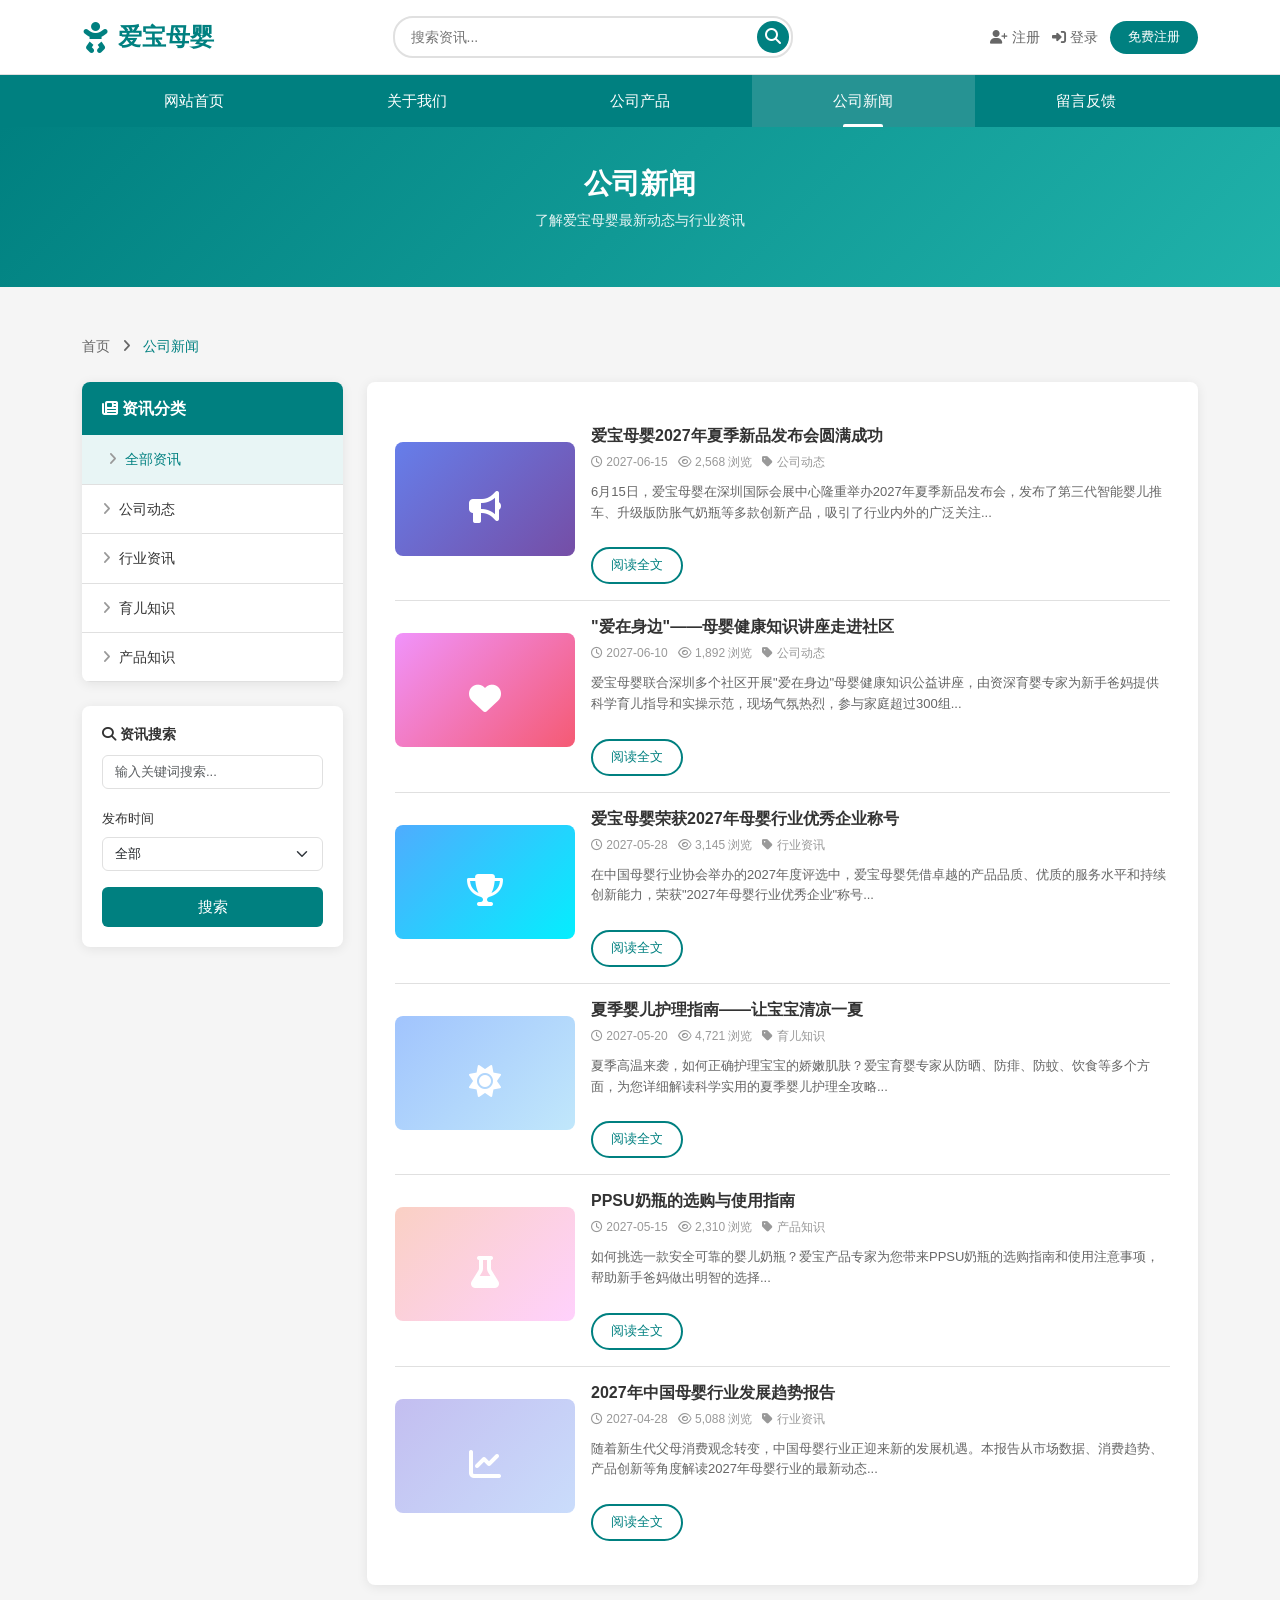
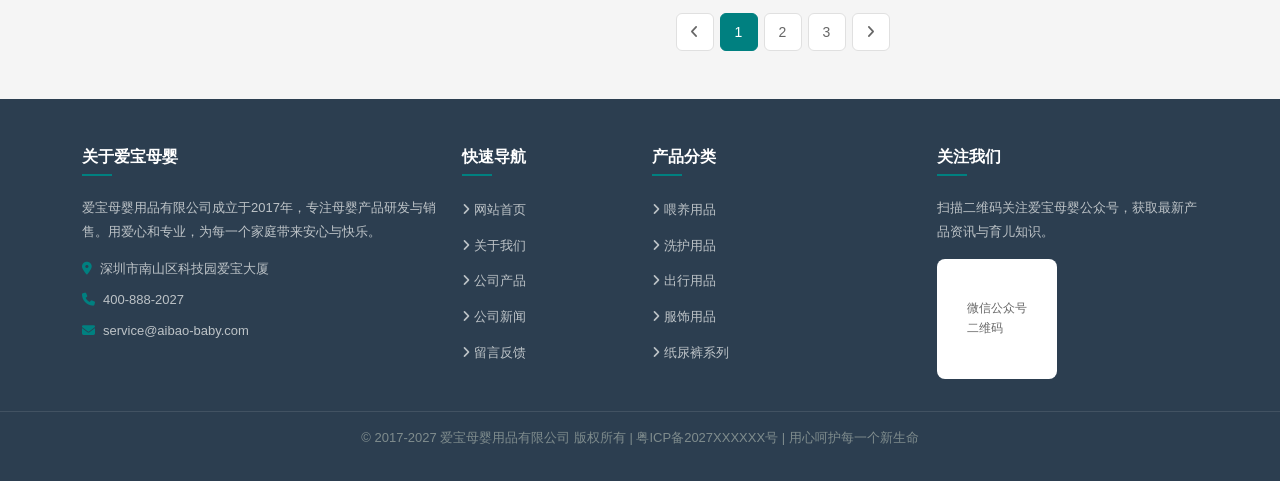
<file: news.html>
<!DOCTYPE html>
<html lang="zh-CN">
<head>
  <meta charset="UTF-8">
  <meta name="viewport" content="width=device-width, initial-scale=1.0">
  <title>公司新闻 - 爱宝母婴</title>
  <link rel="stylesheet" href="https://cdn.jsdelivr.net/npm/bootstrap@5.3.0/dist/css/bootstrap.min.css">
  <link rel="stylesheet" href="https://cdnjs.cloudflare.com/ajax/libs/font-awesome/6.4.0/css/all.min.css">
  <link rel="stylesheet" href="css/style.css">
</head>
<body>

  <!-- 头部第一行 -->
  <header class="header-top">
    <div class="container">
      <div class="row align-items-center py-3">
        <div class="col-lg-3 col-md-4 col-12"><a href="index.html" class="header-logo"><i class="fas fa-baby"></i>爱宝母婴</a></div>
        <div class="col-lg-5 col-md-4 col-12 mt-2 mt-md-0"><div class="search-box"><input type="text" placeholder="搜索资讯..."><button type="submit"><i class="fas fa-search"></i></button></div></div>
        <div class="col-lg-4 col-md-4 col-12 mt-2 mt-md-0"><div class="header-actions"><a href="#"><i class="fas fa-user-plus"></i> 注册</a><a href="#"><i class="fas fa-sign-in-alt"></i> 登录</a><a href="#" class="btn-register">免费注册</a></div></div>
      </div>
    </div>
  </header>

  <!-- 头部第二行：新闻列表选中 -->
  <nav class="header-nav">
    <div class="container">
      <ul class="nav-list">
        <li><a href="index.html">网站首页</a></li>
        <li><a href="about.html">关于我们</a></li>
        <li><a href="products.html">公司产品</a></li>
        <li><a href="news.html" class="active">公司新闻</a></li>
        <li><a href="feedback.html">留言反馈</a></li>
      </ul>
    </div>
  </nav>

  <!-- 页面横幅 -->
  <section class="page-banner">
    <div class="container"><h1>公司新闻</h1><p>了解爱宝母婴最新动态与行业资讯</p></div>
  </section>

  <!-- 新闻列表：左侧分类/筛选 + 右侧列表 -->
  <section class="py-5" style="background: var(--bg-gray);">
    <div class="container">
      <div class="breadcrumb-nav mb-4"><a href="index.html">首页</a> <i class="fas fa-angle-right mx-2"></i> <span>公司新闻</span></div>
      <div class="row">
        <!-- 左侧：新闻分类 -->
        <div class="col-lg-3 col-md-4 mb-4 mb-md-0">
          <div class="sidebar-menu mb-4">
            <div class="menu-title"><i class="fas fa-newspaper"></i> 资讯分类</div>
            <ul>
              <li><a href="news.html" class="active">全部资讯</a></li>
              <li><a href="news.html?cat=company">公司动态</a></li>
              <li><a href="news.html?cat=industry">行业资讯</a></li>
              <li><a href="news.html?cat=parenting">育儿知识</a></li>
              <li><a href="news.html?cat=product_knowledge">产品知识</a></li>
            </ul>
          </div>
          <div class="filter-section">
            <h5><i class="fas fa-search"></i> 资讯搜索</h5>
            <div class="mb-3"><input type="text" class="form-control" placeholder="输入关键词搜索..."></div>
            <div class="mb-3"><label class="form-label" style="font-size:13px;">发布时间</label><select class="form-select"><option>全部</option><option>最近一周</option><option>最近一月</option><option>最近半年</option></select></div>
            <button class="btn-submit w-100" style="padding:8px;">搜索</button>
          </div>
        </div>

        <!-- 右侧：新闻列表 + 分页 -->
        <div class="col-lg-9 col-md-8">
          <div class="content-area">
            <!-- 新闻1 -->
            <div class="list-item">
              <div class="item-img"><div class="img-placeholder" style="background:linear-gradient(135deg,#667eea,#764ba2);"><i class="fas fa-bullhorn"></i></div></div>
              <div class="item-info">
                <h4><a href="news-detail.html">爱宝母婴2027年夏季新品发布会圆满成功</a></h4>
                <p class="item-date"><i class="far fa-clock"></i> 2027-06-15 &nbsp; <i class="far fa-eye"></i> 2,568 浏览 &nbsp; <i class="fas fa-tag"></i> 公司动态</p>
                <p class="item-desc">6月15日，爱宝母婴在深圳国际会展中心隆重举办2027年夏季新品发布会，发布了第三代智能婴儿推车、升级版防胀气奶瓶等多款创新产品，吸引了行业内外的广泛关注...</p>
                <div class="item-meta"><a href="news-detail.html" class="btn-outline-primary-custom" style="text-decoration:none;">阅读全文</a></div>
              </div>
            </div>
            <!-- 新闻2 -->
            <div class="list-item">
              <div class="item-img"><div class="img-placeholder" style="background:linear-gradient(135deg,#f093fb,#f5576c);"><i class="fas fa-heart"></i></div></div>
              <div class="item-info">
                <h4><a href="news-detail.html">"爱在身边"——母婴健康知识讲座走进社区</a></h4>
                <p class="item-date"><i class="far fa-clock"></i> 2027-06-10 &nbsp; <i class="far fa-eye"></i> 1,892 浏览 &nbsp; <i class="fas fa-tag"></i> 公司动态</p>
                <p class="item-desc">爱宝母婴联合深圳多个社区开展"爱在身边"母婴健康知识公益讲座，由资深育婴专家为新手爸妈提供科学育儿指导和实操示范，现场气氛热烈，参与家庭超过300组...</p>
                <div class="item-meta"><a href="news-detail.html" class="btn-outline-primary-custom" style="text-decoration:none;">阅读全文</a></div>
              </div>
            </div>
            <!-- 新闻3 -->
            <div class="list-item">
              <div class="item-img"><div class="img-placeholder" style="background:linear-gradient(135deg,#4facfe,#00f2fe);"><i class="fas fa-trophy"></i></div></div>
              <div class="item-info">
                <h4><a href="news-detail.html">爱宝母婴荣获2027年母婴行业优秀企业称号</a></h4>
                <p class="item-date"><i class="far fa-clock"></i> 2027-05-28 &nbsp; <i class="far fa-eye"></i> 3,145 浏览 &nbsp; <i class="fas fa-tag"></i> 行业资讯</p>
                <p class="item-desc">在中国母婴行业协会举办的2027年度评选中，爱宝母婴凭借卓越的产品品质、优质的服务水平和持续创新能力，荣获"2027年母婴行业优秀企业"称号...</p>
                <div class="item-meta"><a href="news-detail.html" class="btn-outline-primary-custom" style="text-decoration:none;">阅读全文</a></div>
              </div>
            </div>
            <!-- 新闻4 -->
            <div class="list-item">
              <div class="item-img"><div class="img-placeholder" style="background:linear-gradient(135deg,#a1c4fd,#c2e9fb);"><i class="fas fa-sun"></i></div></div>
              <div class="item-info">
                <h4><a href="news-detail.html">夏季婴儿护理指南——让宝宝清凉一夏</a></h4>
                <p class="item-date"><i class="far fa-clock"></i> 2027-05-20 &nbsp; <i class="far fa-eye"></i> 4,721 浏览 &nbsp; <i class="fas fa-tag"></i> 育儿知识</p>
                <p class="item-desc">夏季高温来袭，如何正确护理宝宝的娇嫩肌肤？爱宝育婴专家从防晒、防痱、防蚊、饮食等多个方面，为您详细解读科学实用的夏季婴儿护理全攻略...</p>
                <div class="item-meta"><a href="news-detail.html" class="btn-outline-primary-custom" style="text-decoration:none;">阅读全文</a></div>
              </div>
            </div>
            <!-- 新闻5 -->
            <div class="list-item">
              <div class="item-img"><div class="img-placeholder" style="background:linear-gradient(135deg,#fad0c4,#ffd1ff);"><i class="fas fa-flask"></i></div></div>
              <div class="item-info">
                <h4><a href="news-detail.html">PPSU奶瓶的选购与使用指南</a></h4>
                <p class="item-date"><i class="far fa-clock"></i> 2027-05-15 &nbsp; <i class="far fa-eye"></i> 2,310 浏览 &nbsp; <i class="fas fa-tag"></i> 产品知识</p>
                <p class="item-desc">如何挑选一款安全可靠的婴儿奶瓶？爱宝产品专家为您带来PPSU奶瓶的选购指南和使用注意事项，帮助新手爸妈做出明智的选择...</p>
                <div class="item-meta"><a href="news-detail.html" class="btn-outline-primary-custom" style="text-decoration:none;">阅读全文</a></div>
              </div>
            </div>
            <!-- 新闻6 -->
            <div class="list-item">
              <div class="item-img"><div class="img-placeholder" style="background:linear-gradient(135deg,#c3bef0,#cadefc);"><i class="fas fa-chart-line"></i></div></div>
              <div class="item-info">
                <h4><a href="news-detail.html">2027年中国母婴行业发展趋势报告</a></h4>
                <p class="item-date"><i class="far fa-clock"></i> 2027-04-28 &nbsp; <i class="far fa-eye"></i> 5,088 浏览 &nbsp; <i class="fas fa-tag"></i> 行业资讯</p>
                <p class="item-desc">随着新生代父母消费观念转变，中国母婴行业正迎来新的发展机遇。本报告从市场数据、消费趋势、产品创新等角度解读2027年母婴行业的最新动态...</p>
                <div class="item-meta"><a href="news-detail.html" class="btn-outline-primary-custom" style="text-decoration:none;">阅读全文</a></div>
              </div>
            </div>
          </div>

          <!-- 分页 -->
          <div class="pagination-wrapper">
            <ul class="pagination">
              <li><a href="#"><i class="fas fa-angle-left"></i></a></li>
              <li><a href="#" class="active">1</a></li>
              <li><a href="#">2</a></li>
              <li><a href="#">3</a></li>
              <li><a href="#"><i class="fas fa-angle-right"></i></a></li>
            </ul>
          </div>
        </div>
      </div>
    </div>
  </section>

  <!-- 底部（共用） -->
  <footer class="site-footer">
    <div class="footer-top"><div class="container"><div class="row g-4">
      <div class="col-lg-4 col-md-6 col-12"><div class="footer-col"><h5>关于爱宝母婴</h5><p>爱宝母婴用品有限公司成立于2017年，专注母婴产品研发与销售。用爱心和专业，为每一个家庭带来安心与快乐。</p><div class="mt-3"><div class="contact-item"><i class="fas fa-map-marker-alt"></i> 深圳市南山区科技园爱宝大厦</div><div class="contact-item"><i class="fas fa-phone"></i> 400-888-2027</div><div class="contact-item"><i class="fas fa-envelope"></i> service@aibao-baby.com</div></div></div></div>
      <div class="col-lg-2 col-md-6 col-12"><div class="footer-col"><h5>快速导航</h5><ul><li><a href="index.html"><i class="fas fa-angle-right"></i> 网站首页</a></li><li><a href="about.html"><i class="fas fa-angle-right"></i> 关于我们</a></li><li><a href="products.html"><i class="fas fa-angle-right"></i> 公司产品</a></li><li><a href="news.html"><i class="fas fa-angle-right"></i> 公司新闻</a></li><li><a href="feedback.html"><i class="fas fa-angle-right"></i> 留言反馈</a></li></ul></div></div>
      <div class="col-lg-3 col-md-6 col-12"><div class="footer-col"><h5>产品分类</h5><ul><li><a href="products.html"><i class="fas fa-angle-right"></i> 喂养用品</a></li><li><a href="products.html"><i class="fas fa-angle-right"></i> 洗护用品</a></li><li><a href="products.html"><i class="fas fa-angle-right"></i> 出行用品</a></li><li><a href="products.html"><i class="fas fa-angle-right"></i> 服饰用品</a></li><li><a href="products.html"><i class="fas fa-angle-right"></i> 纸尿裤系列</a></li></ul></div></div>
      <div class="col-lg-3 col-md-6 col-12"><div class="footer-col"><h5>关注我们</h5><p>扫描二维码关注爱宝母婴公众号，获取最新产品资讯与育儿知识。</p><div class="img-placeholder mt-3" style="width:120px;height:120px;background:var(--white);color:var(--text-mid);border-radius:8px;"><small>微信公众号<br>二维码</small></div></div></div>
    </div></div></div>
    <div class="footer-bottom"><div class="container"><p>&copy; 2017-2027 爱宝母婴用品有限公司 版权所有 | 粤ICP备2027XXXXXX号 | 用心呵护每一个新生命</p></div></div>
  </footer>

  <script src="https://cdn.jsdelivr.net/npm/bootstrap@5.3.0/dist/js/bootstrap.bundle.min.js"></script>
</body>
</html>
</file>
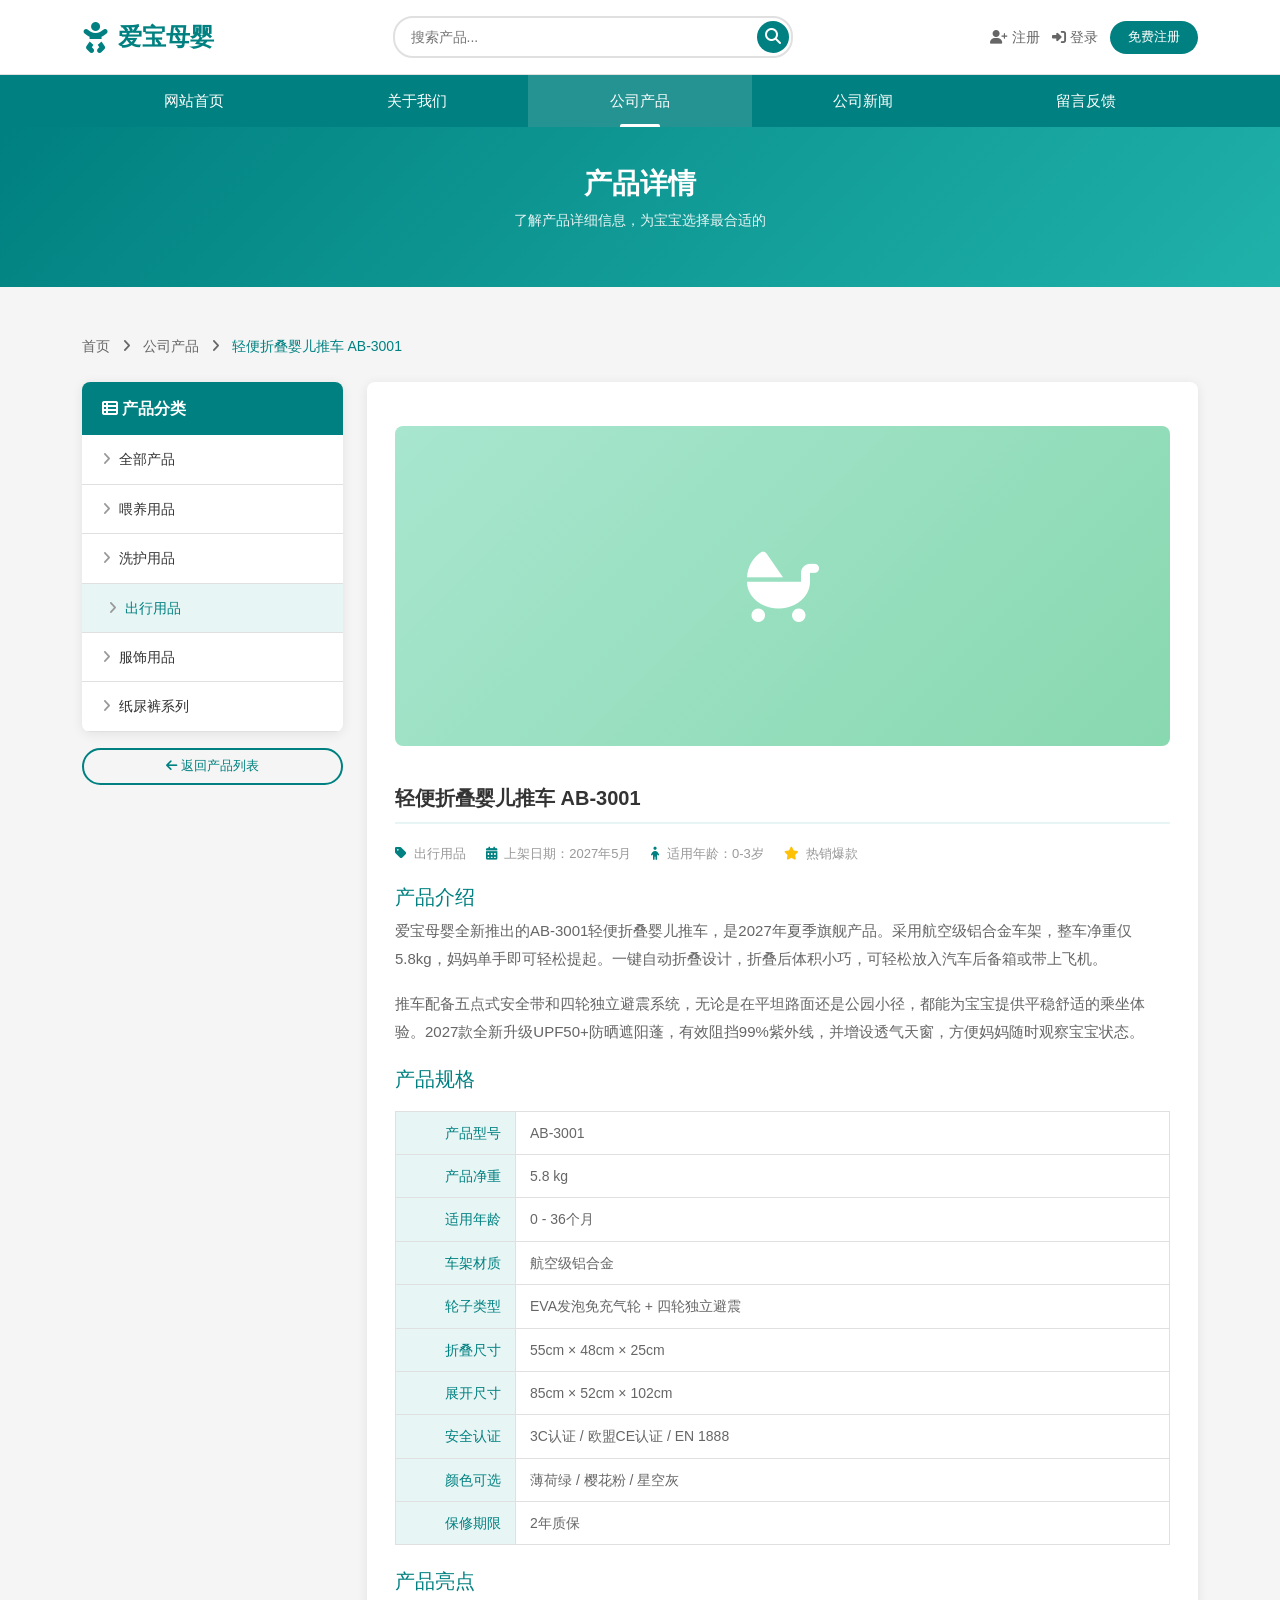
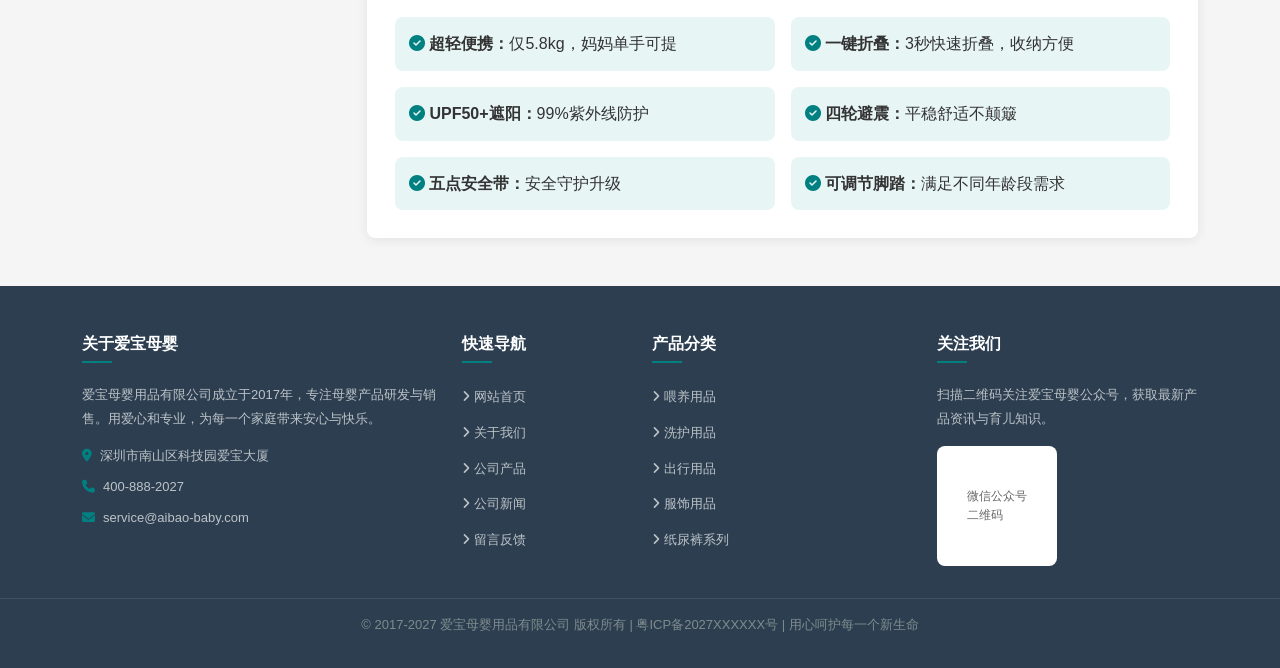
<file: product-detail.html>
<!DOCTYPE html>
<html lang="zh-CN">
<head>
  <meta charset="UTF-8">
  <meta name="viewport" content="width=device-width, initial-scale=1.0">
  <title>轻便折叠婴儿推车 AB-3001 - 产品详情 - 爱宝母婴</title>
  <link rel="stylesheet" href="https://cdn.jsdelivr.net/npm/bootstrap@5.3.0/dist/css/bootstrap.min.css">
  <link rel="stylesheet" href="https://cdnjs.cloudflare.com/ajax/libs/font-awesome/6.4.0/css/all.min.css">
  <link rel="stylesheet" href="css/style.css">
</head>
<body>

  <!-- 头部第一行 -->
  <header class="header-top">
    <div class="container">
      <div class="row align-items-center py-3">
        <div class="col-lg-3 col-md-4 col-12"><a href="index.html" class="header-logo"><i class="fas fa-baby"></i>爱宝母婴</a></div>
        <div class="col-lg-5 col-md-4 col-12 mt-2 mt-md-0"><div class="search-box"><input type="text" placeholder="搜索产品..."><button type="submit"><i class="fas fa-search"></i></button></div></div>
        <div class="col-lg-4 col-md-4 col-12 mt-2 mt-md-0"><div class="header-actions"><a href="#"><i class="fas fa-user-plus"></i> 注册</a><a href="#"><i class="fas fa-sign-in-alt"></i> 登录</a><a href="#" class="btn-register">免费注册</a></div></div>
      </div>
    </div>
  </header>

  <!-- 头部第二行：产品列表选中 -->
  <nav class="header-nav">
    <div class="container">
      <ul class="nav-list">
        <li><a href="index.html">网站首页</a></li>
        <li><a href="about.html">关于我们</a></li>
        <li><a href="products.html" class="active">公司产品</a></li>
        <li><a href="news.html">公司新闻</a></li>
        <li><a href="feedback.html">留言反馈</a></li>
      </ul>
    </div>
  </nav>

  <!-- 页面横幅 -->
  <section class="page-banner">
    <div class="container"><h1>产品详情</h1><p>了解产品详细信息，为宝宝选择最合适的</p></div>
  </section>

  <!-- 产品详情：左侧分类 + 右侧详情 -->
  <section class="py-5" style="background: var(--bg-gray);">
    <div class="container">
      <div class="breadcrumb-nav mb-4"><a href="index.html">首页</a> <i class="fas fa-angle-right mx-2"></i> <a href="products.html">公司产品</a> <i class="fas fa-angle-right mx-2"></i> <span>轻便折叠婴儿推车 AB-3001</span></div>
      <div class="row">
        <!-- 左侧：产品分类（点击可回列表） -->
        <div class="col-lg-3 col-md-4 mb-4 mb-md-0">
          <div class="sidebar-menu">
            <div class="menu-title"><i class="fas fa-th-list"></i> 产品分类</div>
            <ul>
              <li><a href="products.html">全部产品</a></li>
              <li><a href="products.html?cat=feeding">喂养用品</a></li>
              <li><a href="products.html?cat=bath">洗护用品</a></li>
              <li><a href="products.html?cat=travel" class="active">出行用品</a></li>
              <li><a href="products.html?cat=clothing">服饰用品</a></li>
              <li><a href="products.html?cat=diaper">纸尿裤系列</a></li>
            </ul>
          </div>
          <div class="mt-3"><a href="products.html" class="btn-outline-primary-custom" style="display:block;text-align:center;text-decoration:none;"><i class="fas fa-arrow-left"></i> 返回产品列表</a></div>
        </div>

        <!-- 右侧：产品详情 -->
        <div class="col-lg-9 col-md-8">
          <div class="content-area">
            <!-- 产品大图 -->
            <div class="detail-img">
              <div class="img-placeholder" style="width:100%;height:320px;background:linear-gradient(135deg,#a8e6cf,#88d8b0);">
                <i class="fas fa-baby-carriage" style="font-size:72px;"></i>
              </div>
            </div>

            <h3 style="color:var(--text-dark);">轻便折叠婴儿推车 AB-3001</h3>
            <div class="detail-meta">
              <span><i class="fas fa-tag"></i> 出行用品</span>
              <span><i class="fas fa-calendar-alt"></i> 上架日期：2027年5月</span>
              <span><i class="fas fa-child"></i> 适用年龄：0-3岁</span>
              <span><i class="fas fa-star" style="color:#ffc107;"></i> 热销爆款</span>
            </div>

            <h5 style="color:var(--primary);margin-top:20px;">产品介绍</h5>
            <p>爱宝母婴全新推出的AB-3001轻便折叠婴儿推车，是2027年夏季旗舰产品。采用航空级铝合金车架，整车净重仅5.8kg，妈妈单手即可轻松提起。一键自动折叠设计，折叠后体积小巧，可轻松放入汽车后备箱或带上飞机。</p>
            <p>推车配备五点式安全带和四轮独立避震系统，无论是在平坦路面还是公园小径，都能为宝宝提供平稳舒适的乘坐体验。2027款全新升级UPF50+防晒遮阳蓬，有效阻挡99%紫外线，并增设透气天窗，方便妈妈随时观察宝宝状态。</p>

            <h5 style="color:var(--primary);margin-top:20px;">产品规格</h5>
            <table class="spec-table">
              <tr><th>产品型号</th><td>AB-3001</td></tr>
              <tr><th>产品净重</th><td>5.8 kg</td></tr>
              <tr><th>适用年龄</th><td>0 - 36个月</td></tr>
              <tr><th>车架材质</th><td>航空级铝合金</td></tr>
              <tr><th>轮子类型</th><td>EVA发泡免充气轮 + 四轮独立避震</td></tr>
              <tr><th>折叠尺寸</th><td>55cm × 48cm × 25cm</td></tr>
              <tr><th>展开尺寸</th><td>85cm × 52cm × 102cm</td></tr>
              <tr><th>安全认证</th><td>3C认证 / 欧盟CE认证 / EN 1888</td></tr>
              <tr><th>颜色可选</th><td>薄荷绿 / 樱花粉 / 星空灰</td></tr>
              <tr><th>保修期限</th><td>2年质保</td></tr>
            </table>

            <h5 style="color:var(--primary);margin-top:24px;">产品亮点</h5>
            <div class="row g-3 mt-2">
              <div class="col-md-6"><div style="background:var(--primary-light);padding:14px;border-radius:8px;"><i class="fas fa-check-circle" style="color:var(--primary);"></i> <strong>超轻便携：</strong>仅5.8kg，妈妈单手可提</div></div>
              <div class="col-md-6"><div style="background:var(--primary-light);padding:14px;border-radius:8px;"><i class="fas fa-check-circle" style="color:var(--primary);"></i> <strong>一键折叠：</strong>3秒快速折叠，收纳方便</div></div>
              <div class="col-md-6"><div style="background:var(--primary-light);padding:14px;border-radius:8px;"><i class="fas fa-check-circle" style="color:var(--primary);"></i> <strong>UPF50+遮阳：</strong>99%紫外线防护</div></div>
              <div class="col-md-6"><div style="background:var(--primary-light);padding:14px;border-radius:8px;"><i class="fas fa-check-circle" style="color:var(--primary);"></i> <strong>四轮避震：</strong>平稳舒适不颠簸</div></div>
              <div class="col-md-6"><div style="background:var(--primary-light);padding:14px;border-radius:8px;"><i class="fas fa-check-circle" style="color:var(--primary);"></i> <strong>五点安全带：</strong>安全守护升级</div></div>
              <div class="col-md-6"><div style="background:var(--primary-light);padding:14px;border-radius:8px;"><i class="fas fa-check-circle" style="color:var(--primary);"></i> <strong>可调节脚踏：</strong>满足不同年龄段需求</div></div>
            </div>
          </div>
        </div>
      </div>
    </div>
  </section>

  <!-- 底部（共用） -->
  <footer class="site-footer">
    <div class="footer-top"><div class="container"><div class="row g-4">
      <div class="col-lg-4 col-md-6 col-12"><div class="footer-col"><h5>关于爱宝母婴</h5><p>爱宝母婴用品有限公司成立于2017年，专注母婴产品研发与销售。用爱心和专业，为每一个家庭带来安心与快乐。</p><div class="mt-3"><div class="contact-item"><i class="fas fa-map-marker-alt"></i> 深圳市南山区科技园爱宝大厦</div><div class="contact-item"><i class="fas fa-phone"></i> 400-888-2027</div><div class="contact-item"><i class="fas fa-envelope"></i> service@aibao-baby.com</div></div></div></div>
      <div class="col-lg-2 col-md-6 col-12"><div class="footer-col"><h5>快速导航</h5><ul><li><a href="index.html"><i class="fas fa-angle-right"></i> 网站首页</a></li><li><a href="about.html"><i class="fas fa-angle-right"></i> 关于我们</a></li><li><a href="products.html"><i class="fas fa-angle-right"></i> 公司产品</a></li><li><a href="news.html"><i class="fas fa-angle-right"></i> 公司新闻</a></li><li><a href="feedback.html"><i class="fas fa-angle-right"></i> 留言反馈</a></li></ul></div></div>
      <div class="col-lg-3 col-md-6 col-12"><div class="footer-col"><h5>产品分类</h5><ul><li><a href="products.html"><i class="fas fa-angle-right"></i> 喂养用品</a></li><li><a href="products.html"><i class="fas fa-angle-right"></i> 洗护用品</a></li><li><a href="products.html"><i class="fas fa-angle-right"></i> 出行用品</a></li><li><a href="products.html"><i class="fas fa-angle-right"></i> 服饰用品</a></li><li><a href="products.html"><i class="fas fa-angle-right"></i> 纸尿裤系列</a></li></ul></div></div>
      <div class="col-lg-3 col-md-6 col-12"><div class="footer-col"><h5>关注我们</h5><p>扫描二维码关注爱宝母婴公众号，获取最新产品资讯与育儿知识。</p><div class="img-placeholder mt-3" style="width:120px;height:120px;background:var(--white);color:var(--text-mid);border-radius:8px;"><small>微信公众号<br>二维码</small></div></div></div>
    </div></div></div>
    <div class="footer-bottom"><div class="container"><p>&copy; 2017-2027 爱宝母婴用品有限公司 版权所有 | 粤ICP备2027XXXXXX号 | 用心呵护每一个新生命</p></div></div>
  </footer>

  <script src="https://cdn.jsdelivr.net/npm/bootstrap@5.3.0/dist/js/bootstrap.bundle.min.js"></script>
</body>
</html>
</file>
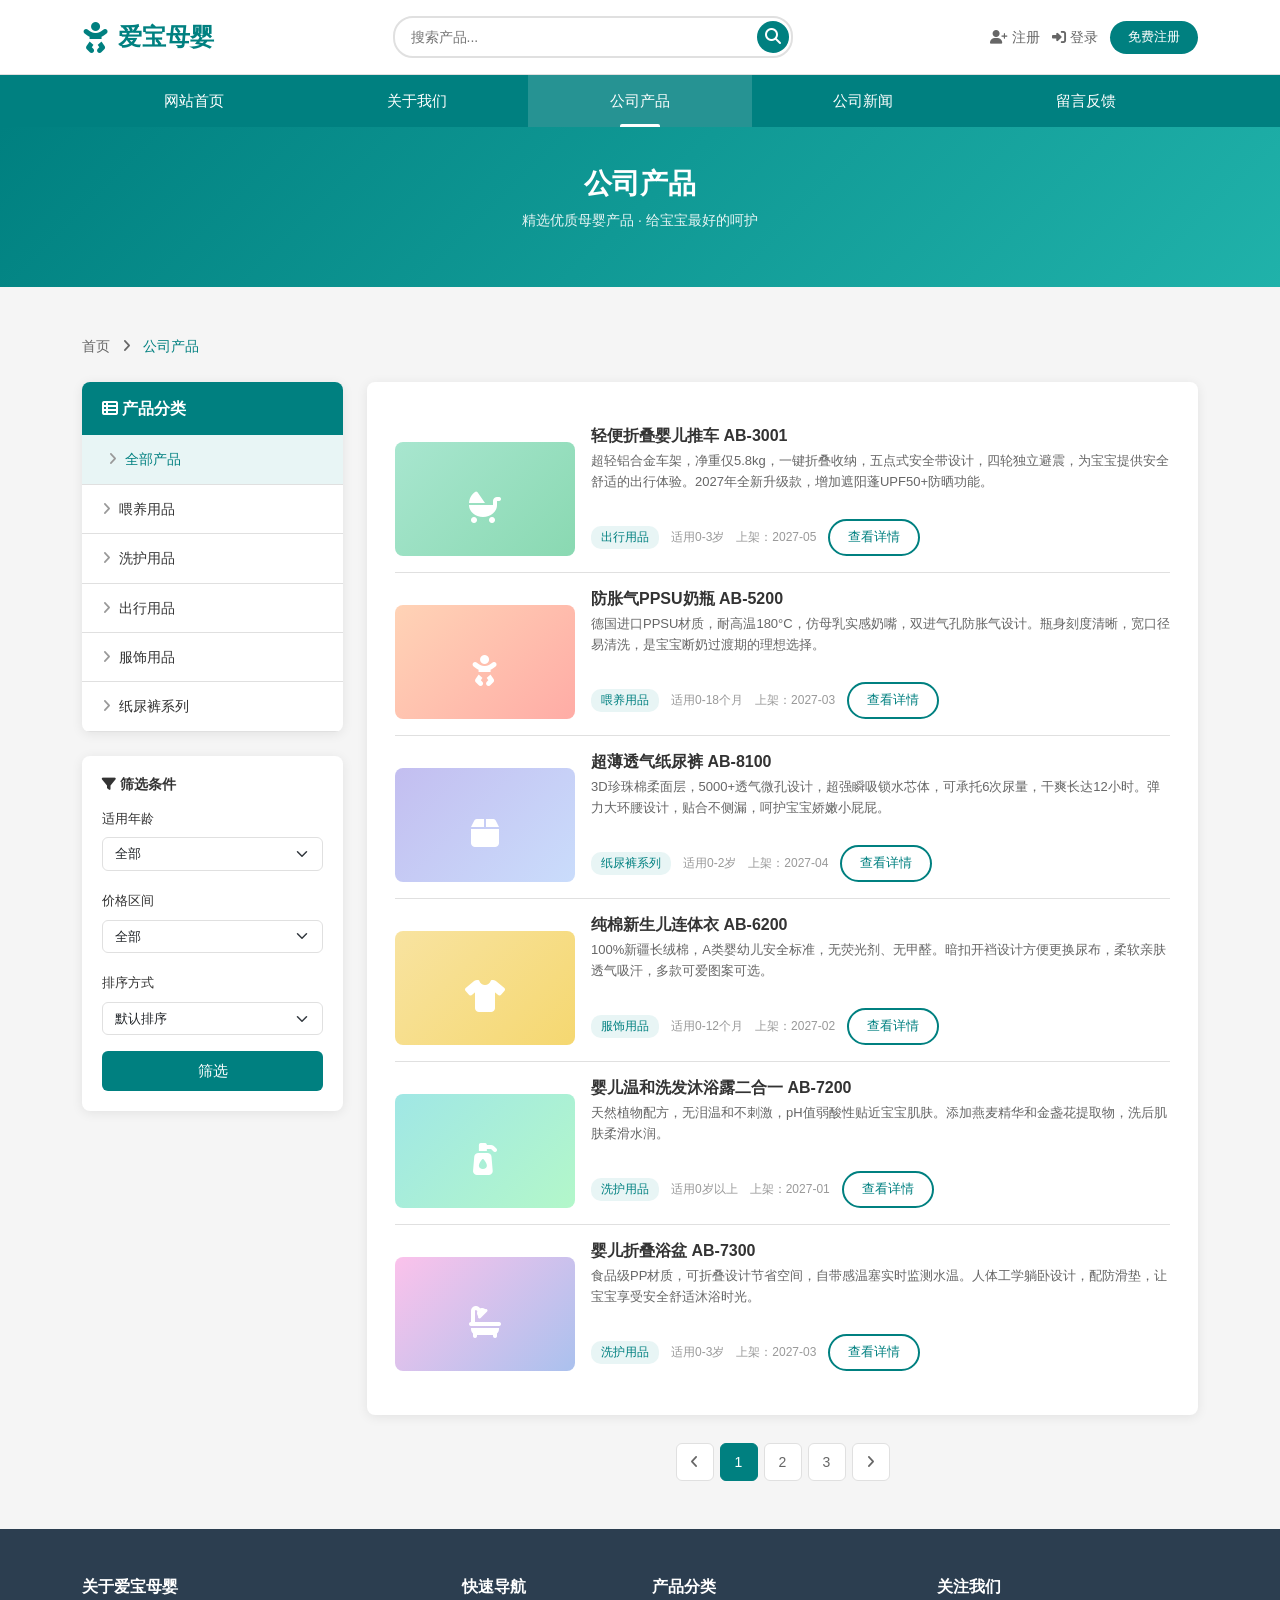
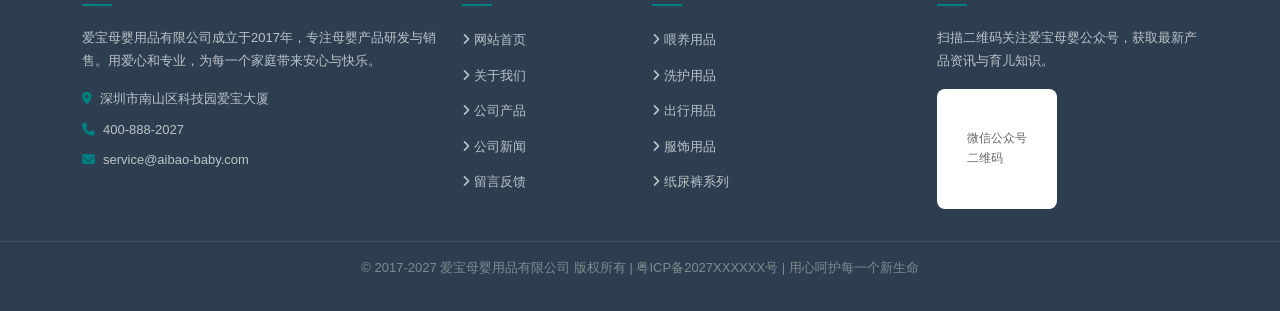
<file: products.html>
<!DOCTYPE html>
<html lang="zh-CN">
<head>
  <meta charset="UTF-8">
  <meta name="viewport" content="width=device-width, initial-scale=1.0">
  <title>公司产品 - 爱宝母婴</title>
  <link rel="stylesheet" href="https://cdn.jsdelivr.net/npm/bootstrap@5.3.0/dist/css/bootstrap.min.css">
  <link rel="stylesheet" href="https://cdnjs.cloudflare.com/ajax/libs/font-awesome/6.4.0/css/all.min.css">
  <link rel="stylesheet" href="css/style.css">
</head>
<body>

  <!-- 头部第一行：Logo行 -->
  <header class="header-top">
    <div class="container">
      <div class="row align-items-center py-3">
        <div class="col-lg-3 col-md-4 col-12"><a href="index.html" class="header-logo"><i class="fas fa-baby"></i>爱宝母婴</a></div>
        <div class="col-lg-5 col-md-4 col-12 mt-2 mt-md-0"><div class="search-box"><input type="text" placeholder="搜索产品..."><button type="submit"><i class="fas fa-search"></i></button></div></div>
        <div class="col-lg-4 col-md-4 col-12 mt-2 mt-md-0"><div class="header-actions"><a href="#"><i class="fas fa-user-plus"></i> 注册</a><a href="#"><i class="fas fa-sign-in-alt"></i> 登录</a><a href="#" class="btn-register">免费注册</a></div></div>
      </div>
    </div>
  </header>

  <!-- 头部第二行：主要菜单（产品列表选中） -->
  <nav class="header-nav">
    <div class="container">
      <ul class="nav-list">
        <li><a href="index.html">网站首页</a></li>
        <li><a href="about.html">关于我们</a></li>
        <li><a href="products.html" class="active">公司产品</a></li>
        <li><a href="news.html">公司新闻</a></li>
        <li><a href="feedback.html">留言反馈</a></li>
      </ul>
    </div>
  </nav>

  <!-- 页面横幅 -->
  <section class="page-banner">
    <div class="container"><h1>公司产品</h1><p>精选优质母婴产品 · 给宝宝最好的呵护</p></div>
  </section>

  <!-- 产品列表：左侧分类/筛选 + 右侧产品列表 -->
  <section class="py-5" style="background: var(--bg-gray);">
    <div class="container">
      <!-- 面包屑 -->
      <div class="breadcrumb-nav mb-4"><a href="index.html">首页</a> <i class="fas fa-angle-right mx-2"></i> <span>公司产品</span></div>
      <div class="row">
        <!-- 左侧：产品分类和筛选 -->
        <div class="col-lg-3 col-md-4 mb-4 mb-md-0">
          <div class="sidebar-menu mb-4">
            <div class="menu-title"><i class="fas fa-th-list"></i> 产品分类</div>
            <ul>
              <li><a href="products.html" class="active">全部产品</a></li>
              <li><a href="products.html?cat=feeding">喂养用品</a></li>
              <li><a href="products.html?cat=bath">洗护用品</a></li>
              <li><a href="products.html?cat=travel">出行用品</a></li>
              <li><a href="products.html?cat=clothing">服饰用品</a></li>
              <li><a href="products.html?cat=diaper">纸尿裤系列</a></li>
            </ul>
          </div>
          <!-- 筛选条件 -->
          <div class="filter-section">
            <h5><i class="fas fa-filter"></i> 筛选条件</h5>
            <div class="mb-3"><label class="form-label" style="font-size:13px;">适用年龄</label><select class="form-select"><option>全部</option><option>0-6个月</option><option>6-12个月</option><option>1-3岁</option><option>3岁以上</option></select></div>
            <div class="mb-3"><label class="form-label" style="font-size:13px;">价格区间</label><select class="form-select"><option>全部</option><option>100元以下</option><option>100-300元</option><option>300-500元</option><option>500元以上</option></select></div>
            <div class="mb-3"><label class="form-label" style="font-size:13px;">排序方式</label><select class="form-select"><option>默认排序</option><option>最新上架</option><option>价格从低到高</option><option>价格从高到低</option></select></div>
            <button class="btn-submit w-100" style="padding:8px;">筛选</button>
          </div>
        </div>

        <!-- 右侧：产品列表 + 分页 -->
        <div class="col-lg-9 col-md-8">
          <div class="content-area">
            <!-- 产品列表项 1 -->
            <div class="list-item">
              <div class="item-img"><div class="img-placeholder" style="background:linear-gradient(135deg,#a8e6cf,#88d8b0);"><i class="fas fa-baby-carriage"></i></div></div>
              <div class="item-info">
                <h4><a href="product-detail.html">轻便折叠婴儿推车 AB-3001</a></h4>
                <p class="item-desc">超轻铝合金车架，净重仅5.8kg，一键折叠收纳，五点式安全带设计，四轮独立避震，为宝宝提供安全舒适的出行体验。2027年全新升级款，增加遮阳蓬UPF50+防晒功能。</p>
                <div class="item-meta"><span class="item-tag">出行用品</span><span style="font-size:12px;color:var(--text-light);">适用0-3岁</span><span style="font-size:12px;color:var(--text-light);">上架：2027-05</span><a href="product-detail.html" class="btn-outline-primary-custom" style="text-decoration:none;">查看详情</a></div>
              </div>
            </div>
            <!-- 产品列表项 2 -->
            <div class="list-item">
              <div class="item-img"><div class="img-placeholder" style="background:linear-gradient(135deg,#ffd3b6,#ffaaa5);"><i class="fas fa-baby"></i></div></div>
              <div class="item-info">
                <h4><a href="product-detail.html">防胀气PPSU奶瓶 AB-5200</a></h4>
                  <p class="item-desc">德国进口PPSU材质，耐高温180°C，仿母乳实感奶嘴，双进气孔防胀气设计。瓶身刻度清晰，宽口径易清洗，是宝宝断奶过渡期的理想选择。</p>
                  <div class="item-meta"><span class="item-tag">喂养用品</span><span style="font-size:12px;color:var(--text-light);">适用0-18个月</span><span style="font-size:12px;color:var(--text-light);">上架：2027-03</span><a href="product-detail.html" class="btn-outline-primary-custom" style="text-decoration:none;">查看详情</a></div>
                </div>
              </div>
              <!-- 产品列表项 3 -->
              <div class="list-item">
                <div class="item-img"><div class="img-placeholder" style="background:linear-gradient(135deg,#c3bef0,#cadefc);"><i class="fas fa-box"></i></div></div>
                <div class="item-info">
                  <h4><a href="product-detail.html">超薄透气纸尿裤 AB-8100</a></h4>
                  <p class="item-desc">3D珍珠棉柔面层，5000+透气微孔设计，超强瞬吸锁水芯体，可承托6次尿量，干爽长达12小时。弹力大环腰设计，贴合不侧漏，呵护宝宝娇嫩小屁屁。</p>
                  <div class="item-meta"><span class="item-tag">纸尿裤系列</span><span style="font-size:12px;color:var(--text-light);">适用0-2岁</span><span style="font-size:12px;color:var(--text-light);">上架：2027-04</span><a href="product-detail.html" class="btn-outline-primary-custom" style="text-decoration:none;">查看详情</a></div>
                </div>
              </div>
              <!-- 产品列表项 4 -->
              <div class="list-item">
                <div class="item-img"><div class="img-placeholder" style="background:linear-gradient(135deg,#f8e3a0,#f5d76e);"><i class="fas fa-tshirt"></i></div></div>
                <div class="item-info">
                  <h4><a href="product-detail.html">纯棉新生儿连体衣 AB-6200</a></h4>
                  <p class="item-desc">100%新疆长绒棉，A类婴幼儿安全标准，无荧光剂、无甲醛。暗扣开裆设计方便更换尿布，柔软亲肤透气吸汗，多款可爱图案可选。</p>
                  <div class="item-meta"><span class="item-tag">服饰用品</span><span style="font-size:12px;color:var(--text-light);">适用0-12个月</span><span style="font-size:12px;color:var(--text-light);">上架：2027-02</span><a href="product-detail.html" class="btn-outline-primary-custom" style="text-decoration:none;">查看详情</a></div>
                </div>
              </div>
              <!-- 产品列表项 5 -->
              <div class="list-item">
                <div class="item-img"><div class="img-placeholder" style="background:linear-gradient(135deg,#a0e7e5,#b4f8c8);"><i class="fas fa-pump-soap"></i></div></div>
                <div class="item-info">
                  <h4><a href="product-detail.html">婴儿温和洗发沐浴露二合一 AB-7200</a></h4>
                  <p class="item-desc">天然植物配方，无泪温和不刺激，pH值弱酸性贴近宝宝肌肤。添加燕麦精华和金盏花提取物，洗后肌肤柔滑水润。</p>
                  <div class="item-meta"><span class="item-tag">洗护用品</span><span style="font-size:12px;color:var(--text-light);">适用0岁以上</span><span style="font-size:12px;color:var(--text-light);">上架：2027-01</span><a href="product-detail.html" class="btn-outline-primary-custom" style="text-decoration:none;">查看详情</a></div>
                </div>
              </div>
              <!-- 产品列表项 6 -->
              <div class="list-item">
                <div class="item-img"><div class="img-placeholder" style="background:linear-gradient(135deg,#fbc2eb,#a6c1ee);"><i class="fas fa-bath"></i></div></div>
                <div class="item-info">
                  <h4><a href="product-detail.html">婴儿折叠浴盆 AB-7300</a></h4>
                  <p class="item-desc">食品级PP材质，可折叠设计节省空间，自带感温塞实时监测水温。人体工学躺卧设计，配防滑垫，让宝宝享受安全舒适沐浴时光。</p>
                  <div class="item-meta"><span class="item-tag">洗护用品</span><span style="font-size:12px;color:var(--text-light);">适用0-3岁</span><span style="font-size:12px;color:var(--text-light);">上架：2027-03</span><a href="product-detail.html" class="btn-outline-primary-custom" style="text-decoration:none;">查看详情</a></div>
                </div>
              </div>
            </div>

            <!-- 分页 -->
            <div class="pagination-wrapper">
              <ul class="pagination">
                <li><a href="#"><i class="fas fa-angle-left"></i></a></li>
                <li><a href="#" class="active">1</a></li>
                <li><a href="#">2</a></li>
                <li><a href="#">3</a></li>
                <li><a href="#"><i class="fas fa-angle-right"></i></a></li>
              </ul>
            </div>
          </div>
        </div>
      </div>
    </section>

    <!-- 底部（共用） -->
    <footer class="site-footer">
      <div class="footer-top"><div class="container"><div class="row g-4">
        <div class="col-lg-4 col-md-6 col-12"><div class="footer-col"><h5>关于爱宝母婴</h5><p>爱宝母婴用品有限公司成立于2017年，专注母婴产品研发与销售。用爱心和专业，为每一个家庭带来安心与快乐。</p><div class="mt-3"><div class="contact-item"><i class="fas fa-map-marker-alt"></i> 深圳市南山区科技园爱宝大厦</div><div class="contact-item"><i class="fas fa-phone"></i> 400-888-2027</div><div class="contact-item"><i class="fas fa-envelope"></i> service@aibao-baby.com</div></div></div></div>
        <div class="col-lg-2 col-md-6 col-12"><div class="footer-col"><h5>快速导航</h5><ul><li><a href="index.html"><i class="fas fa-angle-right"></i> 网站首页</a></li><li><a href="about.html"><i class="fas fa-angle-right"></i> 关于我们</a></li><li><a href="products.html"><i class="fas fa-angle-right"></i> 公司产品</a></li><li><a href="news.html"><i class="fas fa-angle-right"></i> 公司新闻</a></li><li><a href="feedback.html"><i class="fas fa-angle-right"></i> 留言反馈</a></li></ul></div></div>
        <div class="col-lg-3 col-md-6 col-12"><div class="footer-col"><h5>产品分类</h5><ul><li><a href="products.html"><i class="fas fa-angle-right"></i> 喂养用品</a></li><li><a href="products.html"><i class="fas fa-angle-right"></i> 洗护用品</a></li><li><a href="products.html"><i class="fas fa-angle-right"></i> 出行用品</a></li><li><a href="products.html"><i class="fas fa-angle-right"></i> 服饰用品</a></li><li><a href="products.html"><i class="fas fa-angle-right"></i> 纸尿裤系列</a></li></ul></div></div>
        <div class="col-lg-3 col-md-6 col-12"><div class="footer-col"><h5>关注我们</h5><p>扫描二维码关注爱宝母婴公众号，获取最新产品资讯与育儿知识。</p><div class="img-placeholder mt-3" style="width:120px;height:120px;background:var(--white);color:var(--text-mid);border-radius:8px;"><small>微信公众号<br>二维码</small></div></div></div>
      </div></div></div>
      <div class="footer-bottom"><div class="container"><p>&copy; 2017-2027 爱宝母婴用品有限公司 版权所有 | 粤ICP备2027XXXXXX号 | 用心呵护每一个新生命</p></div></div>
    </footer>

    <script src="https://cdn.jsdelivr.net/npm/bootstrap@5.3.0/dist/js/bootstrap.bundle.min.js"></script>
  </body>
  </html>
</file>
<file: css/style.css>
/* ============================================
   母婴用品公司网站 - 主样式表
   主色调：#008080 (Teal)
   时间：2027年
   ============================================ */

/* ===== 全局变量与基础样式 ===== */
:root {
  --primary: #008080;
  --primary-light: #e8f5f5;
  --primary-dark: #006666;
  --accent: #ff6b6b;
  --accent-light: #fff0f0;
  --text-dark: #333333;
  --text-mid: #666666;
  --text-light: #999999;
  --white: #ffffff;
  --bg-warm: #FFF8F0;
  --bg-gray: #f5f5f5;
  --bg-soft: #fafbfc;
  --border: #e0e0e0;
  --shadow: 0 2px 12px rgba(0,0,0,0.08);
  --shadow-hover: 0 4px 20px rgba(0,0,0,0.15);
  --radius: 8px;
}

* { box-sizing: border-box; }

body {
  font-family: "Microsoft YaHei", "PingFang SC", "Helvetica Neue", Arial, sans-serif;
  color: var(--text-dark);
  background: var(--white);
  line-height: 1.6;
  min-width: 320px;
}

a {
  color: var(--primary);
  text-decoration: none;
  transition: color 0.3s ease;
}
a:hover { color: var(--primary-dark); }

img { max-width: 100%; height: auto; }

/* 图片占位符 - 使用渐变模拟产品图片 */
.img-placeholder {
  display: flex;
  align-items: center;
  justify-content: center;
  color: var(--white);
  font-size: 14px;
  position: relative;
  overflow: hidden;
}

/* ===== 顶部信息栏（无背景） ===== */
/* 第一行：logo + 搜索 + 注册登录 */
.header-top {
  background: var(--white);
  border-bottom: 1px solid var(--border);
}
.header-top .container,
.header-top .container-fluid { position: relative; }

/* Logo区域 */
.header-logo {
  display: flex;
  align-items: center;
  font-size: 24px;
  font-weight: bold;
  color: var(--primary);
  text-decoration: none;
  white-space: nowrap;
}
.header-logo i {
  font-size: 32px;
  margin-right: 8px;
}
.header-logo:hover { color: var(--primary-dark); }

/* 搜索框 */
.search-box {
  position: relative;
  max-width: 400px;
  margin: 0 auto;
}
.search-box input {
  width: 100%;
  padding: 8px 40px 8px 16px;
  border: 2px solid var(--border);
  border-radius: 20px;
  outline: none;
  font-size: 14px;
  transition: border-color 0.3s ease;
}
.search-box input:focus { border-color: var(--primary); }
.search-box button {
  position: absolute;
  right: 4px;
  top: 50%;
  transform: translateY(-50%);
  background: var(--primary);
  color: var(--white);
  border: none;
  border-radius: 50%;
  width: 32px;
  height: 32px;
  cursor: pointer;
  transition: background 0.3s ease;
}
.search-box button:hover { background: var(--primary-dark); }

/* 注册登录 */
.header-actions {
  display: flex;
  align-items: center;
  gap: 12px;
  justify-content: flex-end;
}
.header-actions a {
  color: var(--text-mid);
  font-size: 14px;
  white-space: nowrap;
  transition: color 0.3s ease;
}
.header-actions a:hover { color: var(--primary); }
.header-actions .btn-register {
  background: var(--primary);
  color: var(--white) !important;
  padding: 6px 18px;
  border-radius: 20px;
  font-size: 13px;
}
.header-actions .btn-register:hover {
  background: var(--primary-dark);
  color: var(--white) !important;
}

/* ===== 主要菜单行（带背景） ===== */
/* 第二行：网站首页、关于我们、公司产品、公司新闻、留言反馈 */
.header-nav {
  background: var(--primary);
}

/* 菜单项平均分配宽度，与第一行logo区域对齐 */
.header-nav .nav-list {
  display: flex;
  list-style: none;
  margin: 0;
  padding: 0;
  width: 100%;
}
.header-nav .nav-list li {
  flex: 1;
  text-align: center;
}
.header-nav .nav-list li a {
  display: block;
  color: var(--white);
  padding: 14px 0;
  font-size: 15px;
  font-weight: 500;
  position: relative;
  transition: background 0.3s ease;
}
.header-nav .nav-list li a:hover,
.header-nav .nav-list li a.active {
  background: rgba(255,255,255,0.15);
}
/* 激活状态底部指示条 */
.header-nav .nav-list li a.active::after {
  content: '';
  position: absolute;
  bottom: 0;
  left: 50%;
  transform: translateX(-50%);
  width: 40px;
  height: 3px;
  background: var(--white);
  border-radius: 2px 2px 0 0;
}

/* ===== 轮播图（CSS动画实现，无JS） ===== */
.carousel-wrapper {
  position: relative;
  height: 250px;
  overflow: hidden;
}

/* 使用CSS动画实现自动轮播 */
.carousel-slides {
  display: flex;
  width: 300%; /* 3张图 */
  height: 100%;
  animation: carouselSlide 12s infinite;
}

.carousel-slide {
  width: 33.333%;
  height: 100%;
  flex-shrink: 0;
  display: flex;
  align-items: center;
  justify-content: center;
  position: relative;
}

/* 轮播图颜色块模拟图片 */
.carousel-slide:nth-child(1) {
  background: linear-gradient(135deg, #008080, #20b2aa);
}
.carousel-slide:nth-child(2) {
  background: linear-gradient(135deg, #ff6b6b, #ffa07a);
}
.carousel-slide:nth-child(3) {
  background: linear-gradient(135deg, #6a5acd, #9370db);
}

.carousel-content {
  text-align: center;
  color: var(--white);
  z-index: 1;
  padding: 20px;
}
.carousel-content h2 {
  font-size: 32px;
  font-weight: bold;
  margin-bottom: 10px;
  text-shadow: 0 2px 4px rgba(0,0,0,0.2);
}
.carousel-content p {
  font-size: 16px;
  opacity: 0.9;
}

/* 轮播动画 */
@keyframes carouselSlide {
  0%, 28%   { transform: translateX(0); }
  33%, 61%  { transform: translateX(-33.333%); }
  66%, 94%  { transform: translateX(-66.666%); }
  100%      { transform: translateX(0); }
}

/* 轮播指示器 */
.carousel-dots {
  position: absolute;
  bottom: 15px;
  left: 50%;
  transform: translateX(-50%);
  display: flex;
  gap: 10px;
  z-index: 2;
}
.carousel-dots span {
  width: 12px;
  height: 12px;
  border-radius: 50%;
  background: rgba(255,255,255,0.5);
  display: inline-block;
  animation: dotPulse 12s infinite;
}
.carousel-dots span:nth-child(1) { animation-delay: 0s; }
.carousel-dots span:nth-child(2) { animation-delay: 4s; }
.carousel-dots span:nth-child(3) { animation-delay: 8s; }

@keyframes dotPulse {
  0%, 28%, 100%   { background: rgba(255,255,255,0.5); }
  5%, 25%  { background: var(--white); }
  33%, 100% { background: rgba(255,255,255,0.5); }
}

/* ===== 板块标题 ===== */
.section-title {
  text-align: center;
  margin-bottom: 36px;
}
.section-title h2 {
  font-size: 28px;
  font-weight: bold;
  color: var(--text-dark);
  margin-bottom: 8px;
  position: relative;
  display: inline-block;
}
.section-title h2::after {
  content: '';
  display: block;
  width: 60px;
  height: 3px;
  background: var(--primary);
  margin: 12px auto 0;
  border-radius: 2px;
}
.section-title p {
  color: var(--text-mid);
  font-size: 15px;
}

/* "更多"链接 */
.more-link {
  font-size: 14px;
  color: var(--primary);
  transition: color 0.3s ease;
}
.more-link i { margin-left: 4px; font-size: 12px; }
.more-link:hover { color: var(--primary-dark); }

/* ===== 产品卡片 ===== */
.product-card {
  background: var(--white);
  border-radius: var(--radius);
  overflow: hidden;
  box-shadow: var(--shadow);
  transition: transform 0.3s ease, box-shadow 0.3s ease;
  height: 100%;
}
.product-card:hover {
  transform: translateY(-4px);
  box-shadow: var(--shadow-hover);
}
.product-card .card-img {
  height: 200px;
  overflow: hidden;
}
.product-card .card-img .img-placeholder {
  width: 100%;
  height: 100%;
  font-size: 48px;
}
.product-card .card-body {
  padding: 16px;
}
.product-card .card-title {
  font-size: 16px;
  font-weight: bold;
  color: var(--text-dark);
  margin-bottom: 8px;
}
.product-card .card-text {
  font-size: 13px;
  color: var(--text-mid);
  margin-bottom: 12px;
  line-height: 1.5;
}
.product-card .card-tag {
  display: inline-block;
  background: var(--primary-light);
  color: var(--primary);
  padding: 3px 10px;
  border-radius: 12px;
  font-size: 12px;
}

/* ===== 新闻卡片 ===== */
.news-card {
  background: var(--white);
  border-radius: var(--radius);
  overflow: hidden;
  box-shadow: var(--shadow);
  transition: transform 0.3s ease, box-shadow 0.3s ease;
  height: 100%;
  display: flex;
  flex-direction: column;
}
.news-card:hover {
  transform: translateY(-4px);
  box-shadow: var(--shadow-hover);
}
.news-card .card-img {
  height: 160px;
  overflow: hidden;
}
.news-card .card-img .img-placeholder {
  width: 100%;
  height: 100%;
  font-size: 36px;
}
.news-card .card-body {
  padding: 16px;
  flex: 1;
  display: flex;
  flex-direction: column;
}
.news-card .card-date {
  font-size: 12px;
  color: var(--text-light);
  margin-bottom: 6px;
}
.news-card .card-title {
  font-size: 15px;
  font-weight: bold;
  color: var(--text-dark);
  margin-bottom: 8px;
  line-height: 1.4;
}
.news-card .card-text {
  font-size: 13px;
  color: var(--text-mid);
  line-height: 1.5;
  flex: 1;
}

/* ===== 关于我们板块（首页） ===== */
.about-section {
  background: var(--bg-warm);
}
.about-text {
  font-size: 15px;
  color: var(--text-mid);
  line-height: 1.8;
}

/* 特色卡片 */
.feature-card {
  text-align: center;
  padding: 28px 16px;
  background: var(--white);
  border-radius: var(--radius);
  box-shadow: var(--shadow);
  transition: transform 0.3s ease;
  height: 100%;
}
.feature-card:hover { transform: translateY(-4px); }
.feature-card .feature-icon {
  width: 64px;
  height: 64px;
  border-radius: 50%;
  background: var(--primary-light);
  color: var(--primary);
  display: flex;
  align-items: center;
  justify-content: center;
  margin: 0 auto 16px;
  font-size: 28px;
}
.feature-card h4 {
  font-size: 16px;
  font-weight: bold;
  margin-bottom: 8px;
}
.feature-card p {
  font-size: 13px;
  color: var(--text-mid);
  line-height: 1.6;
}

/* ===== 页面头部横幅 ===== */
.page-banner {
  background: linear-gradient(135deg, var(--primary), #20b2aa);
  color: var(--white);
  padding: 40px 0;
  text-align: center;
}
.page-banner h1 {
  font-size: 28px;
  font-weight: bold;
  margin-bottom: 8px;
}
.page-banner p {
  font-size: 14px;
  opacity: 0.9;
}

/* ===== 关于我们页面 - 左侧类目 ===== */
.sidebar-menu {
  background: var(--white);
  border-radius: var(--radius);
  box-shadow: var(--shadow);
  overflow: hidden;
}
.sidebar-menu .menu-title {
  background: var(--primary);
  color: var(--white);
  padding: 14px 20px;
  font-size: 16px;
  font-weight: bold;
}
.sidebar-menu ul {
  list-style: none;
  margin: 0;
  padding: 0;
}
.sidebar-menu ul li a {
  display: block;
  padding: 13px 20px;
  color: var(--text-dark);
  font-size: 14px;
  border-bottom: 1px solid var(--border);
  transition: all 0.3s ease;
  position: relative;
}
.sidebar-menu ul li a:hover,
.sidebar-menu ul li a.active {
  color: var(--primary);
  background: var(--primary-light);
  padding-left: 26px;
}
.sidebar-menu ul li a::before {
  content: '\f105';
  font-family: 'Font Awesome 6 Free';
  font-weight: 900;
  margin-right: 8px;
  color: var(--text-light);
}

/* ===== 右侧内容区 ===== */
.content-area {
  background: var(--white);
  border-radius: var(--radius);
  box-shadow: var(--shadow);
  padding: 28px;
}
.content-area h3 {
  font-size: 20px;
  font-weight: bold;
  color: var(--primary);
  margin-bottom: 20px;
  padding-bottom: 12px;
  border-bottom: 2px solid var(--primary-light);
}
.content-area p {
  font-size: 15px;
  color: var(--text-mid);
  line-height: 1.9;
  margin-bottom: 16px;
}
.content-area img,
.content-area .img-placeholder {
  max-width: 100%;
  border-radius: var(--radius);
  margin: 16px 0;
}

/* ===== 筛选区 ===== */
.filter-section {
  background: var(--white);
  border-radius: var(--radius);
  box-shadow: var(--shadow);
  padding: 20px;
  margin-bottom: 20px;
}
.filter-section h5 {
  font-size: 14px;
  font-weight: bold;
  color: var(--text-dark);
  margin-bottom: 12px;
}
.filter-section .form-select,
.filter-section .form-control {
  font-size: 13px;
  border-color: var(--border);
}
.filter-section .form-select:focus,
.filter-section .form-control:focus {
  border-color: var(--primary);
  box-shadow: 0 0 0 0.2rem rgba(0,128,128,0.15);
}

/* ===== 产品/新闻列表项 ===== */
.list-item {
  display: flex;
  gap: 16px;
  padding: 16px 0;
  border-bottom: 1px solid var(--border);
  transition: background 0.3s ease;
}
.list-item:last-child { border-bottom: none; }
.list-item:hover { background: var(--primary-light); border-radius: var(--radius); padding: 16px 12px; }
.list-item .item-img {
  width: 180px;
  min-width: 180px;
  height: 130px;
  border-radius: var(--radius);
  overflow: hidden;
}
.list-item .item-img .img-placeholder {
  width: 100%;
  height: 100%;
  font-size: 32px;
}
.list-item .item-info {
  flex: 1;
  display: flex;
  flex-direction: column;
}
.list-item .item-info h4 {
  font-size: 16px;
  font-weight: bold;
  margin-bottom: 6px;
}
.list-item .item-info h4 a {
  color: var(--text-dark);
}
.list-item .item-info h4 a:hover { color: var(--primary); }
.list-item .item-info .item-date {
  font-size: 12px;
  color: var(--text-light);
  margin-bottom: 8px;
}
.list-item .item-info .item-desc {
  font-size: 13px;
  color: var(--text-mid);
  line-height: 1.6;
  flex: 1;
}
.list-item .item-info .item-meta {
  margin-top: 8px;
  display: flex;
  gap: 12px;
  align-items: center;
}
.list-item .item-info .item-tag {
  display: inline-block;
  background: var(--primary-light);
  color: var(--primary);
  padding: 2px 10px;
  border-radius: 10px;
  font-size: 12px;
}

/* ===== 分页 ===== */
.pagination-wrapper {
  display: flex;
  justify-content: center;
  margin-top: 28px;
}
.pagination {
  display: flex;
  gap: 6px;
  list-style: none;
  margin: 0;
  padding: 0;
}
.pagination li a {
  display: flex;
  align-items: center;
  justify-content: center;
  width: 38px;
  height: 38px;
  border-radius: 6px;
  font-size: 14px;
  color: var(--text-mid);
  background: var(--white);
  border: 1px solid var(--border);
  transition: all 0.3s ease;
}
.pagination li a:hover,
.pagination li a.active {
  background: var(--primary);
  color: var(--white);
  border-color: var(--primary);
}

/* ===== 留言反馈表单 ===== */
.feedback-form .form-label {
  font-size: 14px;
  font-weight: 500;
  color: var(--text-dark);
}
.feedback-form .form-control,
.feedback-form .form-select {
  font-size: 14px;
  border-color: var(--border);
  padding: 10px 14px;
  border-radius: 6px;
}
.feedback-form .form-control:focus,
.feedback-form .form-select:focus {
  border-color: var(--primary);
  box-shadow: 0 0 0 0.2rem rgba(0,128,128,0.15);
}
.feedback-form textarea.form-control {
  min-height: 140px;
  resize: vertical;
}
.btn-submit {
  background: var(--primary);
  color: var(--white);
  border: none;
  padding: 10px 36px;
  border-radius: 6px;
  font-size: 15px;
  cursor: pointer;
  transition: background 0.3s ease;
}
.btn-submit:hover {
  background: var(--primary-dark);
}

/* 联系信息卡片 */
.contact-info-card {
  background: var(--primary-light);
  border-radius: var(--radius);
  padding: 20px;
  margin-bottom: 20px;
}
.contact-info-card .info-item {
  display: flex;
  align-items: flex-start;
  gap: 10px;
  margin-bottom: 12px;
  font-size: 14px;
  color: var(--text-mid);
}
.contact-info-card .info-item i {
  color: var(--primary);
  margin-top: 3px;
}

/* ===== 荣誉卡片 ===== */
.honor-card {
  text-align: center;
  padding: 20px;
  background: var(--white);
  border: 1px solid var(--border);
  border-radius: var(--radius);
  transition: transform 0.3s ease, box-shadow 0.3s ease;
}
.honor-card:hover {
  transform: translateY(-4px);
  box-shadow: var(--shadow-hover);
}
.honor-card .honor-icon {
  font-size: 40px;
  color: var(--primary);
  margin-bottom: 12px;
}

/* ===== 时间线（公司发展） ===== */
.timeline-item {
  position: relative;
  padding-left: 30px;
  padding-bottom: 24px;
  border-left: 2px solid var(--primary-light);
}
.timeline-item::before {
  content: '';
  position: absolute;
  left: -7px;
  top: 4px;
  width: 12px;
  height: 12px;
  border-radius: 50%;
  background: var(--primary);
  border: 2px solid var(--white);
  box-shadow: 0 0 0 2px var(--primary);
}
.timeline-item .time-label {
  font-size: 14px;
  font-weight: bold;
  color: var(--primary);
  margin-bottom: 4px;
}
.timeline-item p {
  font-size: 14px;
  color: var(--text-mid);
  margin: 0;
}

/* ===== 面包屑 ===== */
.breadcrumb-nav {
  font-size: 14px;
  color: var(--text-mid);
  margin-bottom: 0;
}
.breadcrumb-nav a { color: var(--text-mid); }
.breadcrumb-nav a:hover { color: var(--primary); }
.breadcrumb-nav span { color: var(--primary); }

/* ===== 底部内容（所有页面共用） ===== */
.site-footer {
  background: #2c3e50;
  color: #bdc3c7;
}
.footer-top {
  padding: 48px 0 32px;
  border-bottom: 1px solid rgba(255,255,255,0.1);
}
.footer-col h5 {
  color: var(--white);
  font-size: 16px;
  font-weight: bold;
  margin-bottom: 20px;
  position: relative;
  padding-bottom: 10px;
}
.footer-col h5::after {
  content: '';
  position: absolute;
  bottom: 0;
  left: 0;
  width: 30px;
  height: 2px;
  background: var(--primary);
}
.footer-col ul {
  list-style: none;
  margin: 0;
  padding: 0;
}
.footer-col ul li {
  margin-bottom: 10px;
}
.footer-col ul li a {
  color: #bdc3c7;
  font-size: 13px;
  transition: color 0.3s ease;
}
.footer-col ul li a:hover {
  color: var(--primary);
  padding-left: 4px;
}
.footer-col p {
  font-size: 13px;
  line-height: 1.8;
  margin-bottom: 0;
}
.footer-col .contact-item {
  display: flex;
  align-items: flex-start;
  gap: 8px;
  margin-bottom: 10px;
  font-size: 13px;
}
.footer-col .contact-item i {
  color: var(--primary);
  margin-top: 3px;
}

.footer-bottom {
  padding: 16px 0;
  text-align: center;
  font-size: 13px;
  color: #7f8c8d;
}

/* ===== 关于我们页面 - 类目高亮 ===== */
.sidebar-menu ul li a.highlight {
  color: var(--primary);
  background: var(--primary-light);
  font-weight: 500;
}

/* ===== 详情页图片展示 ===== */
.detail-img {
  width: 100%;
  max-height: 360px;
  border-radius: var(--radius);
  overflow: hidden;
  margin-bottom: 24px;
}
.detail-img .img-placeholder {
  width: 100%;
  height: 300px;
  font-size: 48px;
}
.detail-meta {
  display: flex;
  gap: 20px;
  flex-wrap: wrap;
  margin-bottom: 16px;
  font-size: 13px;
  color: var(--text-light);
}
.detail-meta span i { margin-right: 4px; color: var(--primary); }

/* 产品详情规格表 */
.spec-table {
  width: 100%;
  border-collapse: collapse;
  margin: 20px 0;
}
.spec-table th,
.spec-table td {
  padding: 10px 14px;
  border: 1px solid var(--border);
  font-size: 14px;
}
.spec-table th {
  background: var(--primary-light);
  color: var(--primary);
  font-weight: 500;
  width: 120px;
  text-align: right;
}
.spec-table td {
  color: var(--text-mid);
}

/* ===== 按钮样式 ===== */
.btn-outline-primary-custom {
  border: 2px solid var(--primary);
  color: var(--primary);
  background: transparent;
  padding: 6px 18px;
  border-radius: 20px;
  font-size: 13px;
  transition: all 0.3s ease;
}
.btn-outline-primary-custom:hover {
  background: var(--primary);
  color: var(--white);
}

/* ===== 响应式设计 ===== */
@media (max-width: 992px) {
  .header-logo { font-size: 20px; }
  .header-logo i { font-size: 26px; }
  .header-nav .nav-list li a { font-size: 13px; padding: 10px 0; }
  .carousel-wrapper { height: 200px; }
  .carousel-content h2 { font-size: 24px; }
  .carousel-content p { font-size: 14px; }
  .list-item { flex-direction: column; }
  .list-item .item-img { width: 100%; min-width: auto; height: 160px; }
}

@media (max-width: 768px) {
  .header-nav .nav-list { flex-wrap: wrap; }
  .header-nav .nav-list li { flex: 0 0 33.333%; }
  .header-nav .nav-list li a { font-size: 12px; padding: 8px 0; }
  .carousel-wrapper { height: 160px; }
  .carousel-content h2 { font-size: 20px; }
  .carousel-content p { font-size: 12px; }
  .section-title h2 { font-size: 22px; }
  .page-banner { padding: 28px 0; }
  .page-banner h1 { font-size: 22px; }
  .footer-top { padding: 32px 0 20px; }
  .content-area { padding: 20px; }
}

@media (max-width: 576px) {
  .header-top .row { flex-direction: column; text-align: center; }
  .header-logo { justify-content: center; margin-bottom: 8px; }
  .search-box { max-width: 100%; }
  .header-actions { justify-content: center; margin-top: 8px; }
  .carousel-wrapper { height: 140px; }
  .carousel-content h2 { font-size: 18px; }
}
</file>
